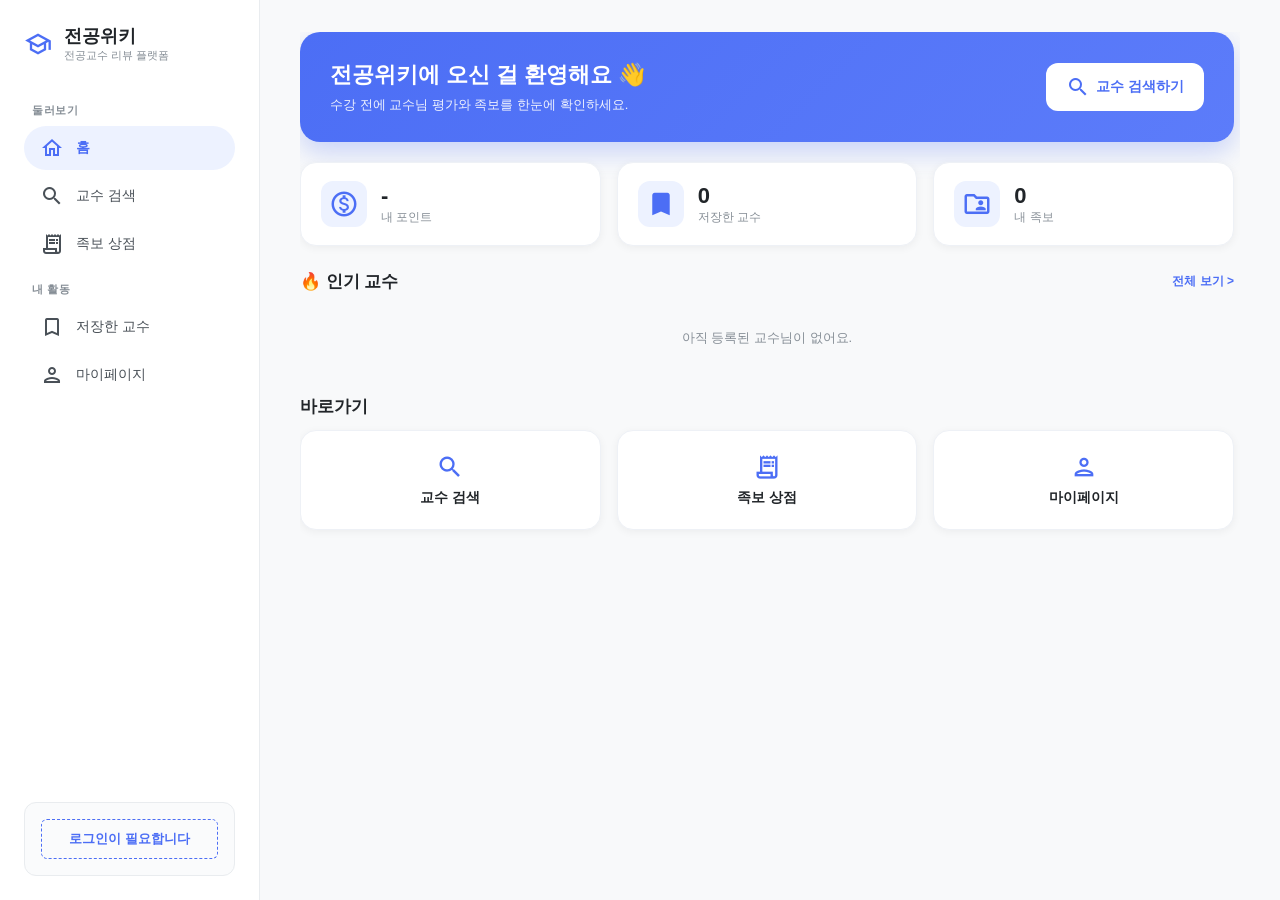
<file: index.html>
<!doctype html>
<html lang="ko">
  <head>
    <meta charset="UTF-8" />
    <meta
      name="viewport"
      content="width=device-width, initial-scale=1.0, maximum-scale=1.0, viewport-fit=cover"
    />
    <title>전공위키 - 전공교수 검색 및 리뷰 플랫폼</title>
    <link
      href="https://fonts.googleapis.com/icon?family=Material+Icons+Outlined"
      rel="stylesheet"
    />
    <link rel="stylesheet" href="style.css" />

    <!-- PWA 설정 (manifest.json 파일이 없어 링크 비활성화 - 404 방지) -->
    <!-- <link rel="manifest" href="manifest.json" /> -->
    <meta name="theme-color" content="#4c6ef5" />
    <link rel="apple-touch-icon" href="icons/icon-192.png" />
    <meta name="mobile-web-app-capable" content="yes" />
    <meta name="apple-mobile-web-app-capable" content="yes" />
    <meta name="apple-mobile-web-app-status-bar-style" content="default" />
    <meta name="apple-mobile-web-app-title" content="전공위키" />
  </head>
  <body>
    <!-- 모바일 전용 햄버거 메뉴 버튼 (데스크톱에서는 숨김) -->
    <button
      id="mobile-menu-toggle"
      class="mobile-menu-btn"
      aria-label="메뉴 열기"
    >
      <span class="material-icons-outlined">menu</span>
    </button>
    <div id="sidebar-overlay" class="sidebar-overlay hidden"></div>
    <input
      type="file"
      id="profile-photo-input"
      accept="image/*"
      style="display: none"
    />

    <div class="app-container">
      <!-- 좌측 데스크톱 고정 사이드바 (모바일에서는 슬라이드 메뉴로 전환) -->
      <aside class="sidebar" id="app-sidebar">
        <div class="sidebar-top">
          <div class="logo-area" id="logo-home-trigger" style="cursor: pointer">
            <span class="material-icons-outlined logo-icon">school</span>
            <div>
              <div class="logo-title">전공위키</div>
              <div class="logo-sub">전공교수 리뷰 플랫폼</div>
            </div>
          </div>

          <nav class="menu-list">
            <div class="menu-section">둘러보기</div>
            <button class="menu-item active" id="menu-dashboard">
              <span class="material-icons-outlined">home</span> 홈
            </button>
            <button class="menu-item" id="menu-home">
              <span class="material-icons-outlined">search</span> 교수 검색
            </button>
            <button class="menu-item" id="menu-jokbo">
              <span class="material-icons-outlined">receipt_long</span> 족보
              상점
            </button>

            <div class="menu-section">내 활동</div>
            <button class="menu-item" id="menu-bookmark">
              <span class="material-icons-outlined">bookmark_border</span>
              저장한 교수
            </button>
            <button class="menu-item" id="menu-mypage">
              <span class="material-icons-outlined">person</span> 마이페이지
            </button>

            <!-- 관리자 전용 (admin 롤로 로그인 시에만 노출) -->
            <div class="menu-section hidden" id="admin-menu-section">관리자</div>
            <button class="menu-item admin-only hidden" id="menu-admin">
              <span class="material-icons-outlined">admin_panel_settings</span>
              관리자 페이지
            </button>
          </nav>
        </div>

        <!-- 하단 고정 프로필 카드 -->
        <div class="profile-card" id="sidebar-profile">
          <div id="profile-logged-out" class="profile-toggle-view">
            <button class="sidebar-login-btn" id="btn-sidebar-login">
              로그인이 필요합니다
            </button>
          </div>
          <div id="profile-logged-in" class="profile-toggle-view hidden">
            <div class="profile-flex">
              <div
                class="profile-avatar"
                id="sidebar-avatar-name"
                title="클릭하면 프로필 사진을 바꿀 수 있어요"
              >
                학생
              </div>
              <div class="profile-info">
                <div class="profile-dept" id="sidebar-user-name">을지유저</div>
                <div class="profile-status">
                  재학생 (<span id="user-points" class="point-highlight"
                    >20</span
                  >P)
                </div>
              </div>
            </div>
          </div>
        </div>
      </aside>

      <!-- 메인 콘텐츠 영역 -->
      <main class="main-content">
        <!-- [화면 0] 대시보드 홈 (기본 진입 화면) -->
        <section id="view-dashboard" class="page-view">
          <div class="dash-hero">
            <div class="dash-hero-text">
              <h1 id="dash-greeting">전공위키에 오신 걸 환영해요 👋</h1>
              <p>수강 전에 교수님 평가와 족보를 한눈에 확인하세요.</p>
            </div>
            <button class="dash-hero-btn" id="dash-go-search">
              <span class="material-icons-outlined">search</span> 교수 검색하기
            </button>
          </div>

          <div class="dash-stat-row" id="dash-stat-row">
            <div class="dash-stat-card">
              <span class="material-icons-outlined">monetization_on</span>
              <div>
                <div class="dash-stat-num" id="dash-stat-points">0P</div>
                <div class="dash-stat-label">내 포인트</div>
              </div>
            </div>
            <div class="dash-stat-card">
              <span class="material-icons-outlined">bookmark</span>
              <div>
                <div class="dash-stat-num" id="dash-stat-bookmarks">0</div>
                <div class="dash-stat-label">저장한 교수</div>
              </div>
            </div>
            <div class="dash-stat-card">
              <span class="material-icons-outlined">folder_shared</span>
              <div>
                <div class="dash-stat-num" id="dash-stat-jokbo">0</div>
                <div class="dash-stat-label">내 족보</div>
              </div>
            </div>
          </div>

          <div class="dash-section-head">
            <h2>🔥 인기 교수</h2>
            <span class="dash-more" id="dash-more-prof">전체 보기 ></span>
          </div>
          <div class="dash-prof-list" id="dash-popular-list"></div>

          <div class="dash-section-head">
            <h2>바로가기</h2>
          </div>
          <div class="dash-quick-grid">
            <button class="dash-quick-card" data-go="search">
              <span class="material-icons-outlined">search</span>
              <span>교수 검색</span>
            </button>
            <button class="dash-quick-card" data-go="jokbo">
              <span class="material-icons-outlined">receipt_long</span>
              <span>족보 상점</span>
            </button>
            <button class="dash-quick-card" data-go="mypage">
              <span class="material-icons-outlined">person</span>
              <span>마이페이지</span>
            </button>
          </div>
        </section>

        <!-- [화면 1] 홈 화면 (교수 검색 목록) -->
        <section id="view-home" class="page-view hidden">
          <div class="home-header">
            <div class="home-logo">
              <span class="material-icons-outlined">school</span>
              <h2>전공 교수 체크</h2>
            </div>
            <div id="header-auth-zone">
              <button class="login-btn" id="btn-top-login-trigger">
                <span class="material-icons-outlined">login</span> 로그인
              </button>
            </div>
          </div>

          <div class="search-section">
            <div class="search-bar-wrap">
              <input
                type="text"
                id="home-search-input"
                placeholder="교수명, 학과, 태그, 담당과목으로 검색해 보세요"
              />
              <span class="material-icons-outlined search-icon">search</span>
            </div>
            <div class="filter-group">
              <select class="filter-select" id="filter-dept">
                <option value="all">학과 전체</option>
                <option value="물리치료학과">물리치료학과</option>
                <option value="임상병리학과">임상병리학과</option>
                <option value="간호학과">간호학과</option>
                <option value="의예과">의예과</option>
                <option value="방사선학과">방사선학과</option>
              </select>
              <select class="filter-select" id="filter-grade">
                <option value="all">학년 전체</option>
                <option value="1">1학년</option>
                <option value="2">2학년</option>
                <option value="3">3학년</option>
                <option value="4">4학년</option>
                <option value="grad">대학원</option>
              </select>
              <select class="filter-select" id="filter-semester">
                <option value="all">학기 전체</option>
                <option value="2026-1">2026년 1학기</option>
                <option value="2025-2">2025년 2학기</option>
                <option value="2025-1">2025년 1학기</option>
                <option value="2024-2">2024년 2학기</option>
                <option value="2024-1">2024년 1학기</option>
              </select>
            </div>
          </div>

          <div class="professor-list" id="home-prof-list"></div>
        </section>

        <!-- [화면 2] 교수 상세 화면 -->
        <section id="view-detail" class="page-view hidden">
          <div class="breadcrumb">
            교수 검색 / <span class="current-dept">학과</span>
          </div>

          <div class="detail-header">
            <button class="back-btn" id="btn-back-to-home">
              <span class="material-icons-outlined">arrow_back</span>
            </button>
            <div class="prof-meta">
              <h1 id="detail-prof-name">교수님</h1>
              <div class="prof-sub-info">
                <span id="detail-prof-dept">학과 정보</span>
                <span id="detail-subjects-wrap"
                  >· 담당 과목
                  <span class="tags-inline" id="detail-subjects"
                    >과목 목록</span
                  >
                </span>
              </div>
            </div>
          </div>

          <div class="summary-grid">
            <div class="summary-card rating-box">
              <div class="card-label">전체 평점</div>
              <div class="rating-num-row">
                <span class="material-icons-outlined star-icon">star</span>
                <span class="score" id="detail-score">0.0</span>
              </div>
              <div class="review-count" id="detail-review-count">
                0개 리뷰 기준
              </div>
            </div>
            <div class="summary-card tags-box">
              <div class="card-label">주요 태그 TOP 3</div>
              <div class="top-tags-list" id="detail-top-tags"></div>
            </div>
          </div>

          <div class="tab-menu">
            <button class="tab-btn active" data-tab="tab-tags">
              태그 요약
            </button>
            <button class="tab-btn" data-tab="tab-reviews">리뷰</button>
            <button class="tab-btn" data-tab="tab-diagram">다이어그램</button>
          </div>

          <!-- 탭 1: 태그 요약 -->
          <div id="tab-tags" class="tab-content active-content">
            <h3 class="content-title">태그 요약</h3>
            <div class="tag-scroll-box">
              <div class="tag-progress-grid" id="tag-progress-container"></div>
            </div>
            <div class="tag-action-area">
              <div id="tag-input-row" class="tag-input-row hidden">
                <div class="tag-choice-guide">아래 태그 중 하나를 눌러 기여하세요</div>
                <div id="tag-choice-list" class="tag-choice-list"></div>
              </div>
              <button class="tag-big-submit-btn" id="btn-tag-input-trigger">
                <span class="material-icons-outlined">sell</span> 태그 달기 (+2P)
              </button>
              <p class="tag-notice-text" id="tag-notice-msg">
                태그 입력은 로그인이 필요합니다.
              </p>

              <!-- 관리자 전용: 새 태그 생성 (admin 롤일 때만 노출) -->
              <div id="admin-tag-create" class="admin-tag-create hidden">
                <div class="admin-tag-create-label">
                  <span class="material-icons-outlined">admin_panel_settings</span>
                  관리자: 새 태그 등록
                </div>
                <div class="admin-tag-create-row">
                  <input
                    type="text"
                    id="admin-tag-name"
                    placeholder="새 태그명 (예: 출결 엄격함)"
                    maxlength="20"
                  />
                  <button id="btn-admin-create-tag">등록</button>
                </div>
              </div>
            </div>
          </div>

          <!-- 탭 2: 리뷰 -->
          <div id="tab-reviews" class="tab-content">
            <div id="review-authenticated-content">
              <div
                class="write-review-clean-box-wrapper"
                style="position: relative"
              >
                <div class="auth-lock-overlay" id="review-write-lock-overlay">
                  <p id="review-lock-msg">
                    🔒 리뷰 작성은 로그인 및 수강확인서 인증이 필요합니다.
                  </p>
                  <button
                    class="inline-login-btn"
                    id="btn-review-action-trigger"
                  >
                    인증/로그인 하러가기
                  </button>
                </div>

                <div class="write-review-clean-box">
                  <div class="clean-form-header">
                    <div class="clean-stars" id="star-input-group">
                      <span
                        class="material-icons-outlined star-seed active"
                        data-value="1"
                        >star</span
                      >
                      <span
                        class="material-icons-outlined star-seed active"
                        data-value="2"
                        >star</span
                      >
                      <span
                        class="material-icons-outlined star-seed active"
                        data-value="3"
                        >star</span
                      >
                      <span
                        class="material-icons-outlined star-seed active"
                        data-value="4"
                        >star</span
                      >
                      <span
                        class="material-icons-outlined star-seed active"
                        data-value="5"
                        >star</span
                      >
                    </div>
                    <select id="input-semester" class="clean-select">
                      <option value="2026-1">2026-1 학기</option>
                      <option value="2025-2">2025-2 학기</option>
                      <option value="2025-1">2025-1 학기</option>
                    </select>
                    <select id="input-review-subject" class="clean-select">
                      <option value="">과목 선택</option>
                    </select>
                  </div>

                  <div class="clean-metric-row">
                    <div class="clean-metric-item">
                      <label>시험난이도</label>
                      <select id="input-exam-difficulty" class="clean-select">
                        <option value="1">1</option>
                        <option value="2">2</option>
                        <option value="3" selected>3</option>
                        <option value="4">4</option>
                        <option value="5">5</option>
                      </select>
                    </div>
                    <div class="clean-metric-item">
                      <label>학점난이도</label>
                      <select id="input-grade-difficulty" class="clean-select">
                        <option value="1">1</option>
                        <option value="2">2</option>
                        <option value="3" selected>3</option>
                        <option value="4">4</option>
                        <option value="5">5</option>
                      </select>
                    </div>
                    <div class="clean-metric-item">
                      <label>출결 난이도</label>
                      <select
                        id="input-attendance-difficulty"
                        class="clean-select"
                      >
                        <option value="1">1</option>
                        <option value="2">2</option>
                        <option value="3" selected>3</option>
                        <option value="4">4</option>
                        <option value="5">5</option>
                      </select>
                    </div>
                    <div class="clean-metric-item">
                      <label>과제량</label>
                      <select id="input-workload" class="clean-select">
                        <option value="1">1</option>
                        <option value="2">2</option>
                        <option value="3" selected>3</option>
                        <option value="4">4</option>
                        <option value="5">5</option>
                      </select>
                    </div>
                  </div>

                  <textarea
                    id="input-review-text"
                    placeholder="작성 시 작성자 명은 무조건 '익명 수강생'으로 안전하게 등록됩니다. (3P 지급)"
                  ></textarea>
                  <div class="clean-form-footer">
                    <button id="btn-submit-review" class="clean-submit-btn">
                      후기 등록
                    </button>
                  </div>
                </div>
              </div>

              <div class="review-toolbar-clean">
                <span>작성된 후기 목록 (상시 열람 가능)</span>
                <select class="clean-select-short" id="review-sort">
                  <option value="latest">최신순</option>
                  <option value="rating">평점순</option>
                </select>
              </div>
              <div class="review-clean-list" id="review-list-container"></div>
            </div>
          </div>

          <!-- 탭 3: 다이어그램 (4대 핵심 지표로 수정 완료) -->
          <div id="tab-diagram" class="tab-content">
            <div class="auth-lock-overlay" id="diagram-lock-overlay">
              <p>🔒 다이어그램 데이터 시각화는 로그인이 필요합니다.</p>
              <button class="inline-login-btn" id="btn-diagram-login-trigger">
                로그인 하러가기
              </button>
            </div>
            <div id="diagram-authenticated-content" class="diagram-grid">
              <div class="diagram-card chart-area">
                <h3>교수 평가 다이어그램</h3>
                <div class="radar-wrap">
                  <svg
                    id="radar-svg"
                    class="radar-svg"
                    viewBox="-40 0 380 280"
                    aria-label="교수 평가 레이더 차트"
                  ></svg>
                </div>
                <div class="radar-legend">
                  <span class="legend-dot"></span>
                  <span id="radar-legend-name">교수님 평균</span>
                </div>
              </div>
              <div class="diagram-card score-area">
                <h3>항목별 점수</h3>
                <div class="score-bars-list">
                  <div class="score-bar-item">
                    <span>시험난이도</span>
                    <div class="bar-bg">
                      <div
                        class="bar-fill"
                        id="bar-fill-exam"
                        style="width: 0%"
                      ></div>
                    </div>
                    <span class="num" id="num-exam">0.0</span>
                  </div>
                  <div class="score-bar-item">
                    <span>학점난이도</span>
                    <div class="bar-bg">
                      <div
                        class="bar-fill"
                        id="bar-fill-grade"
                        style="width: 0%"
                      ></div>
                    </div>
                    <span class="num" id="num-grade">0.0</span>
                  </div>
                  <div class="score-bar-item">
                    <span>출결 난이도</span>
                    <div class="bar-bg">
                      <div
                        class="bar-fill"
                        id="bar-fill-attendance"
                        style="width: 0%"
                      ></div>
                    </div>
                    <span class="num" id="num-attendance">0.0</span>
                  </div>
                  <div class="score-bar-item">
                    <span>과제량</span>
                    <div class="bar-bg">
                      <div
                        class="bar-fill"
                        id="bar-fill-workload"
                        style="width: 0%"
                      ></div>
                    </div>
                    <span class="num" id="num-workload">0.0</span>
                  </div>
                </div>
                <div class="diagram-total-row">
                  종합 평균
                  <strong class="point-highlight" id="diagram-total-num"
                    >0.0 / 5.0</strong
                  >
                </div>
              </div>
            </div>
          </div>
        </section>

        <!-- 족보 상점 화면 -->
        <section id="view-jokbo" class="page-view hidden">
          <div class="home-header">
            <div class="home-logo">
              <span class="material-icons-outlined">receipt_long</span>
              <h2>
                시험 족보 상점
                <span
                  style="
                    font-size: 12px;
                    color: var(--text-muted);
                    font-weight: normal;
                  "
                  >(열람 10P · 재열람 무료)</span
                >
              </h2>
            </div>
            <button class="write-jokbo-trigger-btn" id="btn-open-jokbo-modal">
              <span class="material-icons-outlined">edit_note</span> 족보
              공유·등록하기
            </button>
          </div>
          <div class="jokbo-grid" id="jokbo-list-container"></div>
        </section>

        <!-- 마이페이지 화면 -->
        <section id="view-mypage" class="page-view hidden">
          <div class="breadcrumb" style="flex-shrink: 0">
            홈 &nbsp;/&nbsp;
            <strong style="color: var(--text-main)">마이페이지</strong>
          </div>
          <div id="mypage-lock-overlay" class="auth-lock-overlay block-style">
            <p>🔒 마이페이지는 로그인 후 조회가 가능한 공간입니다.</p>
            <button class="inline-login-btn" id="btn-mypage-login-trigger">
              지금 로그인하기
            </button>
          </div>

          <div id="mypage-content" class="mypage-wrapper hidden">
            <!-- 상단 프로필 바 (뒤로가기 + 아바타 + 가입일) -->
            <div class="mypage-topbar">
              <button class="back-btn" id="btn-mypage-back">
                <span class="material-icons-outlined">arrow_back</span>
              </button>
              <div
                class="big-avatar"
                id="mypage-avatar"
                title="클릭하면 프로필 사진을 바꿀 수 있어요"
              >
                U
              </div>
              <div class="mp-head-meta">
                <h3 id="mypage-user-display">을지유저</h3>
                <p id="mypage-user-subdesc">물리치료학과 1학년</p>
              </div>
            </div>

            <div class="mypage-layout-grid">
              <!-- 좌측 서브 메뉴 구조 -->
              <div class="mypage-aside-nav">
                <button class="mp-nav-item active" data-tab="point">
                  <span class="material-icons-outlined">payments</span> 포인트
                </button>
                <button class="mp-nav-item" data-tab="history">
                  <span class="material-icons-outlined">history</span> 활동 내역
                </button>
                <button class="mp-nav-item" data-tab="jokbo">
                  <span class="material-icons-outlined">folder_shared</span>
                  내가 가진 족보
                </button>
                <button class="mp-nav-item" data-tab="bookmark">
                  <span class="material-icons-outlined">favorite_border</span>
                  찜 목록
                </button>
                <button class="mp-nav-item" data-tab="edit">
                  <span class="material-icons-outlined">manage_accounts</span>
                  내 정보 수정
                </button>

                <button class="mp-nav-logout" id="btn-mypage-logout">
                  <span class="material-icons-outlined">logout</span> 로그아웃
                </button>
                <div class="mp-nav-note">
                  ✏️ 리뷰를 작성하면 5P를 바로 받을 수 있어요
                </div>
              </div>

              <!-- 우측 메인 섹션 판넬 -->
              <div class="mypage-main-panels">
                <!-- ===== 아래부터 좌측 소메뉴(mp-nav-item)에 따라 전환되는 탭 패널 ===== -->

                <!-- 탭: 포인트 -->
                <div id="mp-panel-point" class="mp-tab-panel">
                  <div class="mypage-two-column">
                    <div class="mp-card">
                      <div class="card-label">내 포인트</div>
                      <div class="dynamic-point-row">
                        <span
                          class="material-icons-outlined"
                          style="color: var(--star-color); font-size: 28px"
                          >monetization_on</span
                        >
                        <span class="big-point-num"
                          ><span id="mypage-points-dynamic">20</span> P</span
                        >
                      </div>
                      <p class="point-subtext">
                        누적 활동으로 모은 실시간 보유 포인트입니다.
                      </p>
                    </div>

                    <div class="mp-card">
                      <div class="card-label-row">
                        <span>포인트 획득 내역</span>
                        <span class="more-txt" id="mp-history-more-link"
                          >더보기 ></span
                        >
                      </div>
                      <ul
                        class="points-history-list"
                        id="mini-history-list"
                      ></ul>
                    </div>
                  </div>

                  <!-- 포인트 화면 하단: 내가 가진 족보 (목업과 동일 위치) -->
                  <div class="my-history-box" style="margin-top: 16px">
                    <h3>📥 내가 가진 족보</h3>
                    <ul class="purchased-list" id="point-jokbo-list">
                      <li class="empty-msg">
                        아직 열람하거나 등록한 족보가 없습니다.
                      </li>
                    </ul>
                  </div>
                </div>

                <!-- 탭: 활동 내역 (포인트 전체 획득/차감 로그 + 내 태그 기여 이력) -->
                <div id="mp-panel-history" class="mp-tab-panel hidden">
                  <div class="mp-card" style="justify-content: flex-start">
                    <div class="card-label-row">
                      <span>전체 활동 내역</span>
                    </div>
                    <ul class="points-history-list" id="full-history-list"></ul>
                  </div>
                  <div
                    class="mp-card"
                    style="justify-content: flex-start; margin-top: 16px"
                  >
                    <div class="card-label-row">
                      <span>📝 내 리뷰 이력</span>
                    </div>
                    <ul class="tag-history-list" id="my-review-history-list">
                      <li class="empty-msg">불러오는 중…</li>
                    </ul>
                  </div>
                  <div
                    class="mp-card"
                    style="justify-content: flex-start; margin-top: 16px"
                  >
                    <div class="card-label-row">
                      <span>🏷️ 내 태그 기여 이력</span>
                    </div>
                    <ul class="tag-history-list" id="my-tag-history-list">
                      <li class="empty-msg">불러오는 중…</li>
                    </ul>
                  </div>
                </div>

                <!-- 탭: 내가 가진 족보 -->
                <div id="mp-panel-jokbo" class="mp-tab-panel hidden">
                  <div class="my-history-box">
                    <h3>📥 내가 가진 족보 (보관함)</h3>
                    <ul class="purchased-list" id="purchased-jokbo-list">
                      <li class="empty-msg">
                        아직 열람하거나 등록한 족보가 없습니다.
                      </li>
                    </ul>
                  </div>
                </div>

                <!-- 탭: 찜 목록 -->
                <div id="mp-panel-bookmark" class="mp-tab-panel hidden">
                  <div class="my-history-box">
                    <h3>❤️ 찜한 교수 목록</h3>
                    <ul class="purchased-list" id="mypage-bookmark-list"></ul>
                  </div>
                </div>

                <!-- 탭: 내 정보 수정 -->
                <div id="mp-panel-edit" class="mp-tab-panel hidden">
                  <!-- 학생 인증 및 수강확인서 제출 (내 정보 수정 탭으로 이동) -->
                  <div class="my-upload-section" style="margin-bottom: 16px">
                    <h3>📜 학생 인증 및 수강확인서 제출</h3>
                    <p class="upload-sub-text">
                      학기를 선택하고 수강확인서 파일(jpg/png/pdf, 최대 10MB)을
                      등록하면 서버에 <strong>제출(승인 대기)</strong>됩니다.
                    </p>
                    <div class="input-field" style="margin: 8px 0 10px">
                      <label>학기</label>
                      <select id="enroll-semester" class="clean-select">
                        <option value="2026-1">2026-1 학기</option>
                        <option value="2025-2">2025-2 학기</option>
                        <option value="2025-1">2025-1 학기</option>
                        <option value="2024-2">2024-2 학기</option>
                      </select>
                    </div>
                    <div class="file-upload-box">
                      <input
                        type="file"
                        id="verification-file-input"
                        accept="image/jpeg,image/png,application/pdf"
                        style="display: none"
                      />
                      <button
                        class="upload-mock-btn"
                        onclick="
                          document
                            .getElementById('verification-file-input')
                            .click()
                        "
                      >
                        <span class="material-icons-outlined"
                          >cloud_upload</span
                        >
                        파일 선택 후 제출
                      </button>
                      <span
                        id="file-name-display"
                        style="
                          margin-left: 12px;
                          font-size: 12px;
                          font-weight: 600;
                          color: #d9383a;
                        "
                        >수강 확인서 미인증 (리뷰 작성 불가)</span
                      >
                    </div>
                  </div>

                  <div class="my-history-box">
                    <h3>✎ 내 정보 수정</h3>
                    <div class="input-field" style="margin-top: 12px">
                      <label>이름</label>
                      <input type="text" id="edit-user-name" />
                    </div>
                    <div class="input-field">
                      <label>닉네임</label>
                      <input
                        type="text"
                        id="edit-user-nickname"
                        placeholder="예: 첨단학부1학년"
                      />
                    </div>
                    <div class="input-field">
                      <label>새 비밀번호</label>
                      <input
                        type="password"
                        id="edit-user-password"
                        placeholder="변경 시에만 입력 (8자 이상)"
                        autocomplete="new-password"
                      />
                    </div>
                    <div class="input-field">
                      <label>새 비밀번호 확인</label>
                      <input
                        type="password"
                        id="edit-user-password-confirm"
                        placeholder="새 비밀번호를 한 번 더 입력"
                        autocomplete="new-password"
                      />
                    </div>
                    <button
                      class="auth-submit-btn"
                      id="btn-save-profile"
                      style="width: auto; padding: 10px 24px"
                    >
                      저장하기
                    </button>
                  </div>
                </div>
              </div>
            </div>
          </div>
        </section>
      </main>
    </div>

    <!-- 로그인/회원가입 -->
    <div class="modal-dim hidden" id="auth-modal">
      <div class="modal-card">
        <button class="modal-close-btn" id="btn-close-auth-modal">
          <span class="material-icons-outlined">close</span>
        </button>

        <!-- 로그인 탭 -->
        <div id="modal-sub-login">
          <h2 class="auth-title">로그인</h2>
          <div class="input-field">
            <label>이메일 계정</label>
            <input
              type="text"
              id="login-email"
              placeholder="example@eulji.ac.kr"
            />
          </div>
          <div class="input-field">
            <label>비밀번호</label>
            <input type="password" id="login-pwd" placeholder="비밀번호 입력" />
          </div>
          <button class="auth-submit-btn" id="btn-execute-login">
            로그인하기
          </button>
          <div class="auth-switch-text">
            계정이 없으신가요? <span id="go-to-register">회원가입</span>
          </div>
        </div>

        <!-- 회원가입 탭 (기본 지급 20P 반영) -->
        <div id="modal-sub-register" class="hidden">
          <h2 class="auth-title">회원가입</h2>
          <div class="input-field">
            <label>학교 이메일</label>
            <input type="text" id="reg-email" placeholder="eulji@eulji.ac.kr" />
          </div>
          <div class="input-field">
            <label>이름</label>
            <input type="text" id="reg-name" placeholder="홍길동" />
          </div>
          <div class="input-field">
            <label>닉네임</label>
            <input
              type="text"
              id="reg-nickname"
              placeholder="예: 첨단학부1학년"
            />
          </div>
          <div class="input-field">
            <label>전화번호</label>
            <input type="text" id="reg-phone" placeholder="01012345678" />
          </div>
          <div class="input-field">
            <label>비밀번호 설정</label>
            <input
              type="password"
              id="reg-pwd"
              placeholder="8자리 이상 비밀번호"
            />
          </div>
          <button class="auth-submit-btn" id="btn-execute-register">
            가입 완료하기 (20P 지급)
          </button>
          <div class="auth-switch-text">
            이미 가입하셨나요? <span id="go-to-login">로그인</span>
          </div>
        </div>
      </div>
    </div>

    <!-- 모달: 족보 등록 -->
    <div class="modal-dim hidden" id="jokbo-write-modal">
      <div class="modal-card" style="max-width: 460px">
        <button class="modal-close-btn" id="btn-close-jokbo-modal">
          <span class="material-icons-outlined">close</span>
        </button>
        <h2 class="auth-title">새로운 시험 족보 기여</h2>
        <div class="input-field">
          <label>담당 교수 (등록된 교수 중 선택)</label>
          <select id="jk-prof" class="input-field-select">
            <option value="">교수님을 선택하세요</option>
          </select>
        </div>
        <div class="input-field">
          <label>과목 (등록된 과목 선택 또는 직접 입력)</label>
          <input
            type="text"
            id="jk-subject"
            list="jk-subject-list"
            placeholder="먼저 교수님을 선택하세요"
            autocomplete="off"
          />
          <datalist id="jk-subject-list"></datalist>
        </div>
        <div class="input-field">
          <label>시험 분류 유형</label>
          <input type="text" id="jk-type" placeholder="예: 중간고사 기출문제" />
        </div>
        <div class="input-field">
          <label>족보 내용 (텍스트로 작성)</label>
          <p
            style="
              font-size: 11px;
              color: var(--text-muted);
              margin-bottom: 6px;
              line-height: 1.4;
            "
          >
            📌 저작권 문제로 PDF·이미지 파일 첨부는 지원하지 않습니다. 기억나는
            문제와 출제 경향을 최대한 자세히 텍스트로 작성해 주세요.
          </p>
          <textarea
            id="jk-content"
            rows="6"
            placeholder="예) 1. 중간고사는 객관식 20문제 + 서술형 2문제로 출제됨. 2장, 4장 위주로 시험 범위가 정해짐..."
            style="
              width: 100%;
              padding: 10px;
              border-radius: 6px;
              border: 1px solid var(--border-color);
              outline: none;
              font-size: 13px;
              resize: vertical;
              font-family: inherit;
              line-height: 1.5;
            "
          ></textarea>
        </div>
        <div class="input-field">
          <label>판매 가격 (10P 고정)</label>
          <input
            type="number"
            id="jk-price"
            value="10"
            disabled
            style="background-color: #f1f3f5; color: #868e96"
          />
        </div>
        <button class="auth-submit-btn" id="btn-submit-new-jokbo">
          상점에 족보 게시하기
        </button>
      </div>
    </div>

    <!-- 모달: 족보 내용 보기 (텍스트 족보이므로 다운로드 대신 내용을 바로 확인) -->
    <div class="modal-dim hidden" id="jokbo-view-modal">
      <div class="modal-card" style="max-width: 460px">
        <button class="modal-close-btn" id="btn-close-jokbo-view">
          <span class="material-icons-outlined">close</span>
        </button>
        <h2 class="auth-title" id="jokbo-view-title">족보 내용</h2>
        <p
          id="jokbo-view-meta"
          style="
            font-size: 11px;
            color: var(--text-muted);
            margin-bottom: 12px;
            text-align: center;
          "
        ></p>
        <div
          id="jokbo-view-content"
          style="
            max-height: 320px;
            overflow-y: auto;
            font-size: 13px;
            line-height: 1.6;
            color: #333;
            border: 1px solid var(--border-color);
            border-radius: 8px;
            padding: 14px;
            white-space: pre-wrap;
          "
        ></div>
      </div>
    </div>

    <!-- 모달: 관리자 페이지 (회원 목록) -->
    <div class="modal-dim hidden" id="admin-modal">
      <div class="modal-card" style="max-width: 640px">
        <button class="modal-close-btn" id="btn-close-admin">
          <span class="material-icons-outlined">close</span>
        </button>
        <h2 class="auth-title">
          <span class="material-icons-outlined" style="vertical-align: middle"
            >admin_panel_settings</span
          >
          관리자 페이지
        </h2>
        <div class="admin-tabs">
          <button class="admin-tab active" data-atab="members">회원 목록</button>
          <button class="admin-tab" data-atab="reports">신고된 리뷰</button>
        </div>

        <div id="admin-tab-members">
          <p class="admin-tab-desc">
            가입 회원 목록입니다. 상세보기를 눌러 회원 정보를 확인하세요.
          </p>
          <div
            id="admin-member-list"
            style="max-height: 360px; overflow-y: auto"
          ></div>
        </div>

        <div id="admin-tab-reports" class="hidden">
          <p class="admin-tab-desc">
            신고 접수된 리뷰와 사유입니다. 내용을 확인하고 조치하세요.
          </p>
          <div
            id="admin-report-list"
            style="max-height: 360px; overflow-y: auto"
          ></div>
        </div>
      </div>
    </div>

    <!-- 모달: 리뷰 신고 -->
    <div class="modal-dim hidden" id="report-modal">
      <div class="modal-card" style="max-width: 420px">
        <button class="modal-close-btn" id="btn-close-report">
          <span class="material-icons-outlined">close</span>
        </button>
        <h2 class="auth-title">🚩 리뷰 신고</h2>
        <p
          style="
            font-size: 12px;
            color: var(--text-muted);
            margin-bottom: 12px;
            text-align: center;
          "
        >
          신고 사유를 선택하거나 직접 입력해 주세요.
        </p>
        <div id="report-reason-chips" class="report-reason-chips"></div>
        <textarea
          id="report-reason-input"
          placeholder="신고 사유를 입력해 주세요. (예: 부적절한 내용입니다)"
          rows="3"
          style="
            width: 100%;
            margin-top: 10px;
            padding: 12px;
            border: 1.5px solid var(--border-color);
            border-radius: 8px;
            font-size: 13px;
            outline: none;
            resize: vertical;
          "
        ></textarea>
        <button
          class="auth-submit-btn"
          id="btn-submit-report"
          style="width: 100%; margin-top: 12px"
        >
          신고 접수
        </button>
      </div>
    </div>

    <!-- 모달: 회원 상세 정보 -->
    <div class="modal-dim hidden" id="member-detail-modal">
      <div class="modal-card" style="max-width: 420px">
        <button class="modal-close-btn" id="btn-close-member-detail">
          <span class="material-icons-outlined">close</span>
        </button>
        <h2 class="auth-title">회원 정보</h2>
        <div id="member-detail-body" class="member-detail-body"></div>
      </div>
    </div>

    <script src="script.js"></script>
  </body>
</html>
</file>
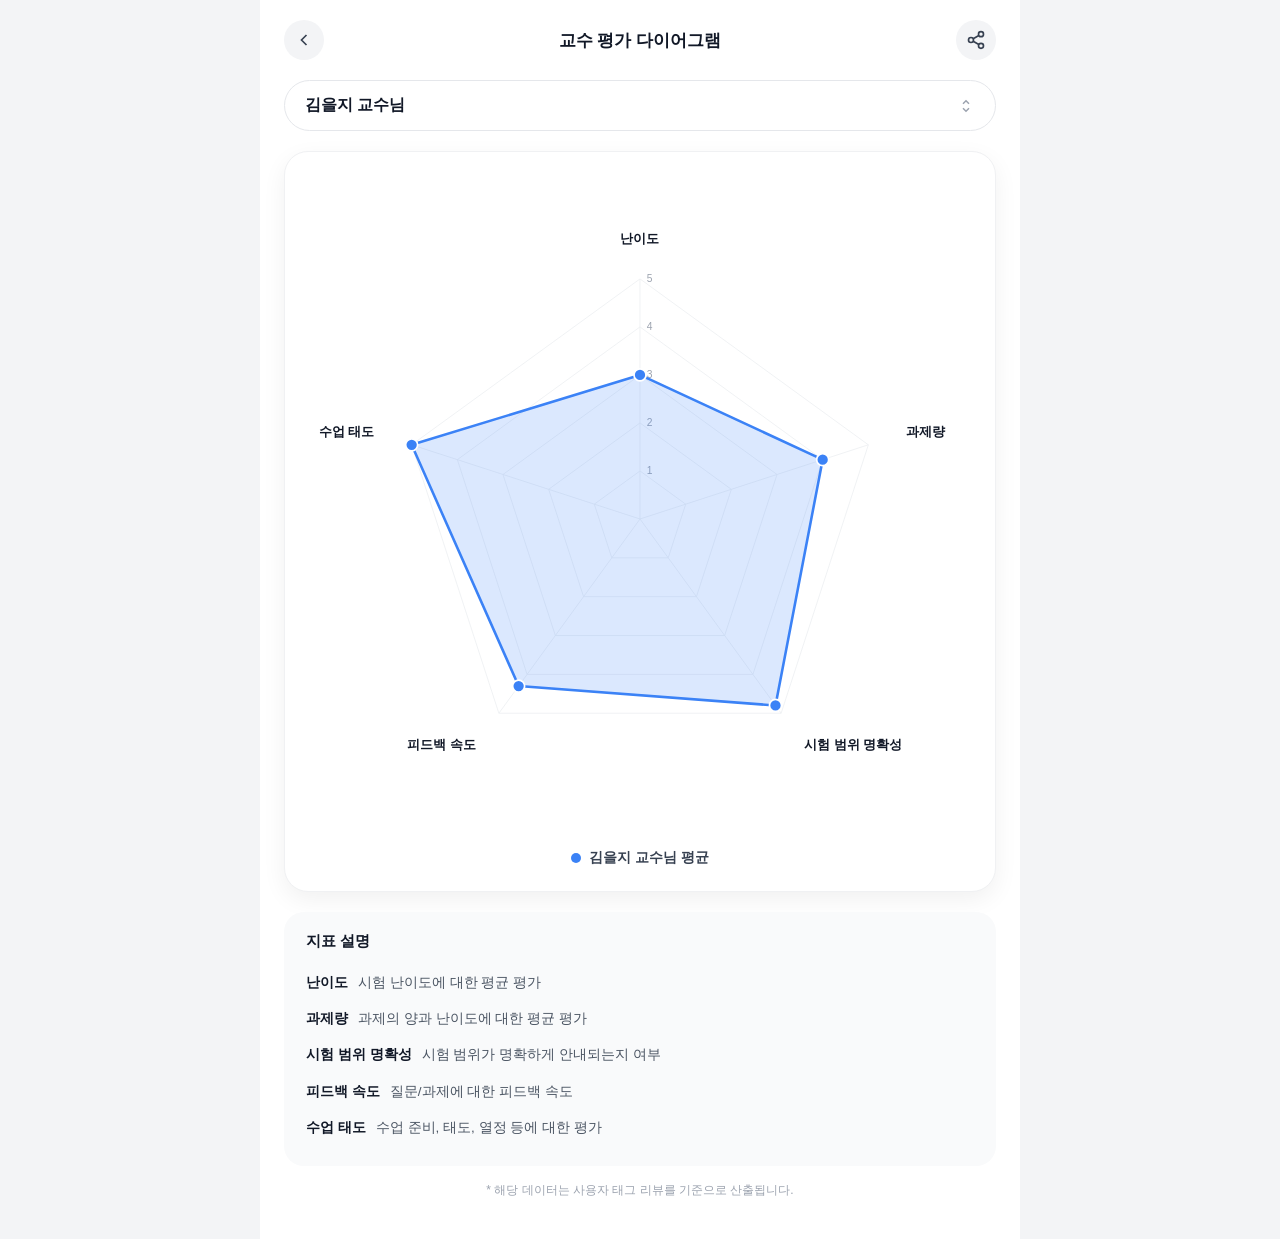
<file: diagram-page.html>
<!DOCTYPE html>
<html lang="ko">
<head>
<meta charset="UTF-8">
<title>교수 평가 다이어그램</title>
<style>
  * { box-sizing: border-box; }
  body {
    margin: 0;
    padding: 0;
    background: #F3F4F6;
    font-family: "Pretendard", "Apple SD Gothic Neo", "Malgun Gothic", sans-serif;
    display: flex;
    justify-content: center;
  }
  .page {
    width: 100%;
    max-width: 760px;
    background: #FFFFFF;
    min-height: 100vh;
  }

  /* 상단 바 */
  .topbar {
    display: flex;
    align-items: center;
    justify-content: space-between;
    padding: 20px 24px;
  }
  .topbar .icon-btn {
    width: 40px; height: 40px;
    display: flex; align-items: center; justify-content: center;
    border-radius: 999px;
    background: #F3F4F6;
    color: #374151;
    cursor: pointer;
  }
  .topbar .icon-btn svg { width: 20px; height: 20px; }
  .topbar .title {
    font-size: 17px;
    font-weight: 700;
    color: #111827;
  }

  .content { padding: 0 24px 40px; }

  /* 교수 선택 드롭다운 */
  .dropdown {
    border: 1px solid #E5E7EB;
    border-radius: 999px;
    padding: 14px 20px;
    font-size: 16px;
    font-weight: 700;
    color: #111827;
    display: flex;
    align-items: center;
    justify-content: space-between;
    cursor: pointer;
    margin-bottom: 20px;
  }
  .dropdown svg.chev { width: 18px; height: 18px; color: #9CA3AF; }

  /* 다이어그램 카드 */
  .chart-card {
    background: #FFFFFF;
    border: 1px solid #F0F1F3;
    border-radius: 24px;
    box-shadow: 0 8px 24px rgba(0,0,0,0.06);
    padding: 24px 12px 12px;
    margin-bottom: 20px;
  }
  .axis-label { font-size: 15px; font-weight: 700; fill: #111827; }
  .tick-label { font-size: 12px; fill: #9CA3AF; }

  .legend {
    display: flex;
    align-items: center;
    justify-content: center;
    gap: 8px;
    padding-bottom: 12px;
    font-size: 14px;
    font-weight: 600;
    color: #374151;
  }
  .legend-dot { width: 10px; height: 10px; border-radius: 50%; background: #3B82F6; }

  /* 지표 설명 카드 */
  .desc-card {
    background: #F9FAFB;
    border-radius: 20px;
    padding: 20px 22px;
  }
  .desc-card h3 {
    margin: 0 0 14px;
    font-size: 15px;
    font-weight: 700;
    color: #111827;
  }
  .desc-item {
    display: flex;
    gap: 10px;
    padding: 8px 0;
    font-size: 13.5px;
    line-height: 1.5;
    color: #4B5563;
  }
  .desc-item b { color: #111827; white-space: nowrap; }

  .footnote {
    margin-top: 16px;
    font-size: 12px;
    color: #9CA3AF;
    text-align: center;
  }
</style>
</head>
<body>

<div class="page">

  <div class="topbar">
    <div class="icon-btn">
      <svg viewBox="0 0 24 24" fill="none" stroke="currentColor" stroke-width="2"><path d="M15 18l-6-6 6-6"/></svg>
    </div>
    <div class="title">교수 평가 다이어그램</div>
    <div class="icon-btn">
      <svg viewBox="0 0 24 24" fill="none" stroke="currentColor" stroke-width="2">
        <circle cx="18" cy="5" r="3"/><circle cx="6" cy="12" r="3"/><circle cx="18" cy="19" r="3"/>
        <path d="M8.6 10.6l6.8-3.9M8.6 13.4l6.8 3.9"/>
      </svg>
    </div>
  </div>

  <div class="content">

    <div class="dropdown">
      <span id="profName">김을지 교수님</span>
      <svg class="chev" viewBox="0 0 24 24" fill="none" stroke="currentColor" stroke-width="2">
        <path d="M8 9l4-4 4 4M8 15l4 4 4-4"/>
      </svg>
    </div>

    <div class="chart-card">
      <svg id="radar" viewBox="0 0 800 780" width="100%" height="auto"></svg>
      <div class="legend">
        <span class="legend-dot"></span>
        <span id="legendName">김을지 교수님 평균</span>
      </div>
    </div>

    <div class="desc-card">
      <h3>지표 설명</h3>
      <div class="desc-item"><b>난이도</b><span>시험 난이도에 대한 평균 평가</span></div>
      <div class="desc-item"><b>과제량</b><span>과제의 양과 난이도에 대한 평균 평가</span></div>
      <div class="desc-item"><b>시험 범위 명확성</b><span>시험 범위가 명확하게 안내되는지 여부</span></div>
      <div class="desc-item"><b>피드백 속도</b><span>질문/과제에 대한 피드백 속도</span></div>
      <div class="desc-item"><b>수업 태도</b><span>수업 준비, 태도, 열정 등에 대한 평가</span></div>
    </div>

    <div class="footnote">* 해당 데이터는 사용자 태그 리뷰를 기준으로 산출됩니다.</div>

  </div>
</div>

<script>
  const cx = 400, cy = 400, maxR = 280, levels = 5;
  const axes = ["난이도", "과제량", "시험 범위 명확성", "피드백 속도", "수업 태도"];
  const values = [3, 4, 4.8, 4.3, 5]; // 5점 만점 (예시 데이터)

  const svgNS = "http://www.w3.org/2000/svg";
  const svg = document.getElementById("radar");

  function pointFor(axisIndex, r) {
    const angle = -Math.PI / 2 + axisIndex * (2 * Math.PI / axes.length);
    return { x: cx + r * Math.cos(angle), y: cy + r * Math.sin(angle) };
  }
  function pointsToStr(pts) {
    return pts.map(p => `${p.x.toFixed(1)},${p.y.toFixed(1)}`).join(" ");
  }

  for (let lvl = 1; lvl <= levels; lvl++) {
    const r = (maxR / levels) * lvl;
    const pts = axes.map((_, i) => pointFor(i, r));
    const poly = document.createElementNS(svgNS, "polygon");
    poly.setAttribute("points", pointsToStr(pts));
    poly.setAttribute("fill", "none");
    poly.setAttribute("stroke", "#EEF0F3");
    poly.setAttribute("stroke-width", "1");
    svg.appendChild(poly);

    const tick = document.createElementNS(svgNS, "text");
    tick.setAttribute("x", cx + 8);
    tick.setAttribute("y", cy - r + 4);
    tick.setAttribute("class", "tick-label");
    tick.textContent = lvl;
    svg.appendChild(tick);
  }

  axes.forEach((_, i) => {
    const p = pointFor(i, maxR);
    const line = document.createElementNS(svgNS, "line");
    line.setAttribute("x1", cx); line.setAttribute("y1", cy);
    line.setAttribute("x2", p.x); line.setAttribute("y2", p.y);
    line.setAttribute("stroke", "#EEF0F3");
    line.setAttribute("stroke-width", "1");
    svg.appendChild(line);
  });

  const dataPts = axes.map((_, i) => pointFor(i, (maxR / levels) * values[i]));
  const dataPoly = document.createElementNS(svgNS, "polygon");
  dataPoly.setAttribute("points", pointsToStr(dataPts));
  dataPoly.setAttribute("fill", "rgba(59,130,246,0.18)");
  dataPoly.setAttribute("stroke", "#3B82F6");
  dataPoly.setAttribute("stroke-width", "3");
  dataPoly.setAttribute("stroke-linejoin", "round");
  svg.appendChild(dataPoly);

  dataPts.forEach(p => {
    const dot = document.createElementNS(svgNS, "circle");
    dot.setAttribute("cx", p.x); dot.setAttribute("cy", p.y);
    dot.setAttribute("r", 7);
    dot.setAttribute("fill", "#3B82F6");
    dot.setAttribute("stroke", "#FFFFFF");
    dot.setAttribute("stroke-width", "2");
    svg.appendChild(dot);
  });

  axes.forEach((label, i) => {
    const p = pointFor(i, maxR + 46);
    const text = document.createElementNS(svgNS, "text");
    text.setAttribute("x", p.x); text.setAttribute("y", p.y);
    text.setAttribute("class", "axis-label");
    text.setAttribute("text-anchor", Math.abs(p.x - cx) < 20 ? "middle" : (p.x > cx ? "start" : "end"));
    text.setAttribute("dominant-baseline", "middle");
    text.textContent = label;
    svg.appendChild(text);
  });
</script>

</body>
</html>
</file>
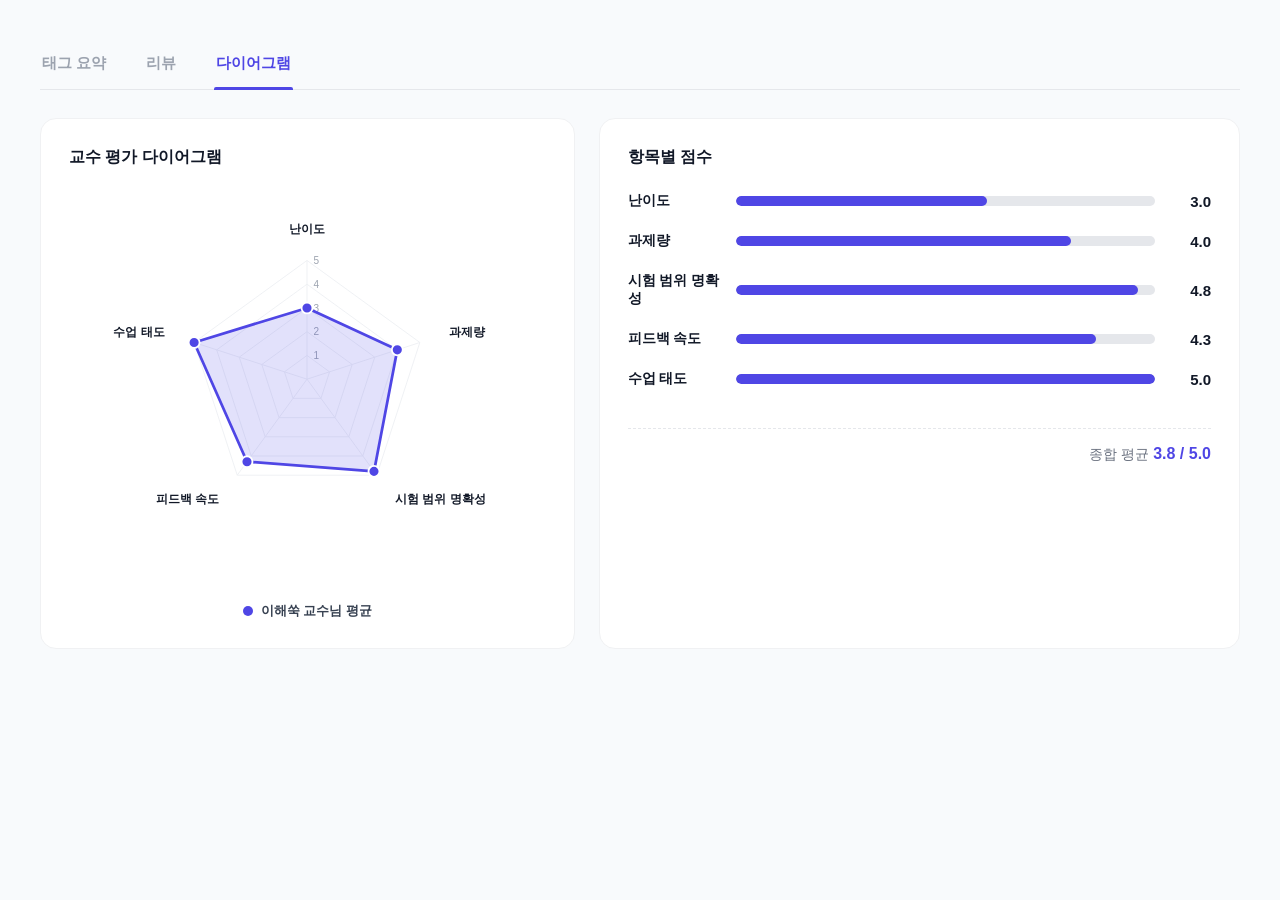
<file: tab-diagram-page.html>
<!DOCTYPE html>
<html lang="ko">
<head>
<meta charset="UTF-8">
<title>교수 상세 - 다이어그램 탭</title>
<style>
  * { box-sizing: border-box; }
  body {
    margin: 0;
    padding: 40px;
    background: #F8FAFC;
    font-family: "Pretendard", "Apple SD Gothic Neo", "Malgun Gothic", sans-serif;
  }
  .wrap { max-width: 1200px; margin: 0 auto; }

  /* 탭 */
  .tabs {
    display: flex;
    gap: 36px;
    border-bottom: 1px solid #E5E7EB;
    margin-bottom: 28px;
  }
  .tab {
    position: relative;
    padding: 14px 2px 16px;
    font-size: 15px;
    font-weight: 600;
    color: #9CA3AF;
    cursor: pointer;
  }
  .tab.active {
    color: #4F46E5;
    font-weight: 700;
  }
  .tab.active::after {
    content: "";
    position: absolute;
    left: 0; right: 0; bottom: -1px;
    height: 3px;
    background: #4F46E5;
    border-radius: 2px 2px 0 0;
  }

  /* 카드 레이아웃 */
  .grid {
    display: grid;
    grid-template-columns: 1fr 1.2fr;
    gap: 24px;
  }
  .card {
    background: #FFFFFF;
    border: 1px solid #F0F1F3;
    border-radius: 16px;
    padding: 28px;
  }
  .card h2 {
    margin: 0 0 24px;
    font-size: 16px;
    font-weight: 700;
    color: #111827;
  }

  /* 다이어그램(레이더) 카드 */
  .chart-area {
    margin: 8px auto 0;
    max-width: 420px;
  }
  .chart-area svg { display: block; width: 100%; height: auto; }
  .axis-label { font-size: 13px; font-weight: 700; fill: #111827; }
  .tick-label { font-size: 11px; fill: #9CA3AF; }
  .legend {
    display: flex;
    align-items: center;
    justify-content: center;
    gap: 8px;
    margin-top: 8px;
    font-size: 13px;
    font-weight: 600;
    color: #374151;
  }
  .legend-dot { width: 10px; height: 10px; border-radius: 50%; background: #4F46E5; }

  /* 항목별 점수 카드 */
  .score-row {
    display: flex;
    align-items: center;
    gap: 16px;
    margin-bottom: 22px;
  }
  .score-label {
    width: 92px;
    flex-shrink: 0;
    font-size: 14px;
    font-weight: 600;
    color: #111827;
  }
  .bar-track {
    flex: 1;
    height: 10px;
    background: #E5E7EB;
    border-radius: 999px;
    overflow: hidden;
  }
  .bar-fill {
    height: 100%;
    background: #4F46E5;
    border-radius: 999px;
  }
  .score-value {
    width: 40px;
    text-align: right;
    font-size: 15px;
    font-weight: 700;
    color: #111827;
  }

  .divider {
    border: none;
    border-top: 1px dashed #E5E7EB;
    margin: 40px 0 16px;
  }
  .summary {
    text-align: right;
    font-size: 14px;
    color: #6B7280;
  }
  .summary b {
    color: #4F46E5;
    font-size: 16px;
    font-weight: 800;
  }
</style>
</head>
<body>

<div class="wrap">

  <div class="tabs">
    <div class="tab">태그 요약</div>
    <div class="tab">리뷰</div>
    <div class="tab active">다이어그램</div>
  </div>

  <div class="grid">

    <!-- 왼쪽: 다이어그램 -->
    <div class="card">
      <h2>교수 평가 다이어그램</h2>

      <div class="chart-area">
        <svg id="radar" viewBox="0 0 460 440"></svg>
      </div>
      <div class="legend">
        <span class="legend-dot"></span>
        <span>이해쑥 교수님 평균</span>
      </div>
    </div>

    <!-- 오른쪽: 항목별 점수 -->
    <div class="card">
      <h2>항목별 점수</h2>

      <div class="score-row">
        <div class="score-label">난이도</div>
        <div class="bar-track"><div class="bar-fill" style="width:60%"></div></div>
        <div class="score-value">3.0</div>
      </div>
      <div class="score-row">
        <div class="score-label">과제량</div>
        <div class="bar-track"><div class="bar-fill" style="width:80%"></div></div>
        <div class="score-value">4.0</div>
      </div>
      <div class="score-row">
        <div class="score-label">시험 범위 명확성</div>
        <div class="bar-track"><div class="bar-fill" style="width:96%"></div></div>
        <div class="score-value">4.8</div>
      </div>
      <div class="score-row">
        <div class="score-label">피드백 속도</div>
        <div class="bar-track"><div class="bar-fill" style="width:86%"></div></div>
        <div class="score-value">4.3</div>
      </div>
      <div class="score-row">
        <div class="score-label">수업 태도</div>
        <div class="bar-track"><div class="bar-fill" style="width:100%"></div></div>
        <div class="score-value">5.0</div>
      </div>

      <hr class="divider">
      <div class="summary">종합 평균 <b>3.8 / 5.0</b></div>
    </div>

  </div>
</div>

<script>
  const cx = 230, cy = 205, maxR = 130, levels = 5;
  const axes = ["난이도", "과제량", "시험 범위 명확성", "피드백 속도", "수업 태도"];
  const values = [3, 4, 4.8, 4.3, 5]; // 5점 만점

  const svgNS = "http://www.w3.org/2000/svg";
  const svg = document.getElementById("radar");

  const pointFor = (i, r) => {
    const a = -Math.PI / 2 + i * (2 * Math.PI / axes.length);
    return { x: cx + r * Math.cos(a), y: cy + r * Math.sin(a) };
  };
  const toStr = pts => pts.map(p => `${p.x.toFixed(1)},${p.y.toFixed(1)}`).join(" ");

  for (let lvl = 1; lvl <= levels; lvl++) {
    const r = (maxR / levels) * lvl;
    const poly = document.createElementNS(svgNS, "polygon");
    poly.setAttribute("points", toStr(axes.map((_, i) => pointFor(i, r))));
    poly.setAttribute("fill", "none");
    poly.setAttribute("stroke", "#EEF0F3");
    poly.setAttribute("stroke-width", "1");
    svg.appendChild(poly);

    const tick = document.createElementNS(svgNS, "text");
    tick.setAttribute("x", cx + 7);
    tick.setAttribute("y", cy - r + 4);
    tick.setAttribute("class", "tick-label");
    tick.textContent = lvl;
    svg.appendChild(tick);
  }

  axes.forEach((_, i) => {
    const p = pointFor(i, maxR);
    const line = document.createElementNS(svgNS, "line");
    line.setAttribute("x1", cx); line.setAttribute("y1", cy);
    line.setAttribute("x2", p.x); line.setAttribute("y2", p.y);
    line.setAttribute("stroke", "#EEF0F3");
    line.setAttribute("stroke-width", "1");
    svg.appendChild(line);
  });

  const dataPts = axes.map((_, i) => pointFor(i, (maxR / levels) * values[i]));
  const dataPoly = document.createElementNS(svgNS, "polygon");
  dataPoly.setAttribute("points", toStr(dataPts));
  dataPoly.setAttribute("fill", "rgba(79,70,229,0.16)");
  dataPoly.setAttribute("stroke", "#4F46E5");
  dataPoly.setAttribute("stroke-width", "3");
  dataPoly.setAttribute("stroke-linejoin", "round");
  svg.appendChild(dataPoly);

  dataPts.forEach(p => {
    const dot = document.createElementNS(svgNS, "circle");
    dot.setAttribute("cx", p.x); dot.setAttribute("cy", p.y);
    dot.setAttribute("r", 6);
    dot.setAttribute("fill", "#4F46E5");
    dot.setAttribute("stroke", "#FFFFFF");
    dot.setAttribute("stroke-width", "2");
    svg.appendChild(dot);
  });

  axes.forEach((label, i) => {
    const p = pointFor(i, maxR + 34);
    const text = document.createElementNS(svgNS, "text");
    text.setAttribute("x", p.x); text.setAttribute("y", p.y);
    text.setAttribute("class", "axis-label");
    text.setAttribute("text-anchor", Math.abs(p.x - cx) < 20 ? "middle" : (p.x > cx ? "start" : "end"));
    text.setAttribute("dominant-baseline", "middle");
    text.textContent = label;
    svg.appendChild(text);
  });
</script>

</body>
</html>
</file>
<file: style.css>
:root {
  --primary-color: #4c6ef5;
  --primary-light: #edf2ff;
  --text-main: #212529;
  --text-muted: #868e96;
  --bg-app: #f8f9fa;
  --bg-card: #ffffff;
  --border-color: #e9ecef;
  --star-color: #fab005;
}

* {
  box-sizing: border-box;
  margin: 0;
  padding: 0;
  font-family: -apple-system, sans-serif;
}
body {
  background-color: #eef1f6;
  display: flex;
  justify-content: center;
  align-items: center;
  width: 100vw;
  height: 100vh;
  overflow: hidden;
}

.app-container {
  width: 100vw;
  height: 100vh;
  background-color: var(--bg-app);
  display: flex;
  overflow: hidden;
}
.hidden {
  display: none !important;
}

/* Sidebar 구조 */
.sidebar {
  width: 260px;
  height: 100%;
  background-color: var(--bg-card);
  border-right: 1px solid var(--border-color);
  display: flex;
  flex-direction: column;
  padding: 24px;
  justify-content: space-between;
  flex-shrink: 0;
}
.sidebar-top {
  display: flex;
  flex-direction: column;
}
.logo-area {
  display: flex;
  align-items: center;
  gap: 12px;
  margin-bottom: 24px;
}
.logo-icon {
  color: var(--primary-color);
  font-size: 28px;
}
.logo-title {
  font-size: 18px;
  font-weight: 700;
  color: var(--text-main);
}
.logo-sub {
  font-size: 11px;
  color: var(--text-muted);
}
.menu-section {
  font-size: 11px;
  font-weight: 600;
  color: var(--text-muted);
  margin: 16px 0 8px 8px;
  letter-spacing: 0.5px;
}
.menu-item {
  width: 100%;
  background: none;
  border: none;
  display: flex;
  align-items: center;
  gap: 12px;
  padding: 10px 16px;
  font-size: 14px;
  cursor: pointer;
  border-radius: 8px;
  text-align: left;
  color: #495057;
  margin-bottom: 4px;
}
.menu-item.active,
.menu-item:hover {
  background-color: var(--primary-light);
  color: var(--primary-color);
  font-weight: 600;
}

.profile-card {
  padding: 16px;
  border: 1px solid var(--border-color);
  border-radius: 12px;
  background-color: #fafbfc;
  margin-top: auto;
}
.sidebar-login-btn {
  width: 100%;
  padding: 10px;
  border: 1px dashed var(--primary-color);
  color: var(--primary-color);
  background: none;
  font-weight: 600;
  border-radius: 6px;
  cursor: pointer;
}
#profile-logged-in {
  cursor: pointer;
  border-radius: 8px;
  padding: 4px;
  margin: -4px;
  transition: background-color 0.15s ease;
}
#profile-logged-in:hover {
  background-color: #eef1f6;
}
.profile-flex {
  display: flex;
  align-items: center;
  gap: 12px;
}
.profile-avatar {
  width: 36px;
  height: 36px;
  background-color: var(--primary-color);
  color: #fff;
  border-radius: 50%;
  cursor: pointer;
  transition:
    transform 0.15s ease,
    box-shadow 0.15s ease;
  display: flex;
  align-items: center;
  justify-content: center;
  font-weight: bold;
  font-size: 12px;
}
.profile-avatar:hover {
  transform: scale(1.08);
  box-shadow: 0 3px 10px rgba(76, 110, 245, 0.35);
}
.profile-info {
  font-size: 12px;
}
.profile-dept {
  font-weight: 700;
  color: var(--text-main);
}
.profile-status {
  color: var(--text-muted);
  font-size: 11px;
}
.point-highlight {
  color: #4c6ef5;
  font-weight: 700;
}

/* 메인 레이아웃 */
.main-content {
  flex-grow: 1;
  height: 100%;
  padding: 32px 40px;
  display: flex;
  flex-direction: column;
  overflow: hidden;
  position: relative;
}
.page-view {
  display: flex;
  flex-direction: column;
  width: 100%;
  height: 100%;
  overflow: hidden;
}

.home-header {
  display: flex;
  justify-content: space-between;
  align-items: center;
  margin-bottom: 24px;
  flex-shrink: 0;
}
.home-logo {
  display: flex;
  align-items: center;
  gap: 10px;
}
.home-logo h2 {
  font-size: 20px;
  font-weight: 700;
}
.home-logo span {
  font-size: 28px;
  color: var(--primary-color);
}
.login-btn {
  background: none;
  border: 1px solid var(--border-color);
  padding: 8px 16px;
  border-radius: 20px;
  cursor: pointer;
  display: flex;
  align-items: center;
  gap: 6px;
  font-weight: 600;
}
.write-jokbo-trigger-btn {
  background-color: var(--primary-color);
  color: #fff;
  border: none;
  padding: 10px 18px;
  border-radius: 8px;
  font-weight: 600;
  display: flex;
  align-items: center;
  gap: 6px;
  cursor: pointer;
}

.search-section {
  flex-shrink: 0;
}
.search-bar-wrap {
  position: relative;
  margin-bottom: 16px;
}
.search-bar-wrap input {
  width: 100%;
  padding: 14px 20px;
  border-radius: 30px;
  border: 1.5px solid #dfe3ec;
  font-size: 15px;
  outline: none;
  background: #fff;
  box-shadow: 0 1px 3px rgba(0, 0, 0, 0.04);
}
.search-bar-wrap .search-icon {
  position: absolute;
  right: 20px;
  top: 14px;
  font-size: 24px;
  color: var(--text-muted);
}
.filter-group {
  display: flex;
  gap: 12px;
  margin-bottom: 24px;
}
.filter-select {
  padding: 8px 16px;
  border-radius: 20px;
  border: 1px solid #dfe3ec;
  background: #fff;
  color: #495057;
  cursor: pointer;
  font-size: 13px;
  outline: none;
}
.filter-select:hover {
  border-color: #c3cbe0;
}

/* 교수 카드 리스트 */
.professor-list {
  flex-grow: 1;
  display: flex;
  flex-direction: column;
  gap: 16px;
  overflow-y: auto;
  padding-right: 6px;
}
.prof-card {
  background: #fff;
  border-radius: 14px;
  padding: 20px;
  display: flex;
  align-items: center;
  justify-content: space-between;
  border: 1px solid var(--border-color);
}
.prof-card-left {
  display: flex;
  align-items: center;
  gap: 16px;
}
.prof-avatar-large span {
  font-size: 48px;
  color: var(--text-muted);
}
.prof-info-block h3 {
  font-size: 17px;
  margin-bottom: 4px;
  color: var(--text-main);
}
.dept-text {
  font-size: 12px;
  color: var(--text-muted);
  margin-bottom: 8px;
}
.card-subjects {
  font-size: 12px;
  color: var(--text-secondary, #495057);
  margin-bottom: 8px;
  font-weight: 600;
}
.card-tags {
  display: flex;
  gap: 6px;
  margin-bottom: 8px;
  flex-wrap: wrap;
}
.tag-badge {
  font-size: 11px;
  color: var(--primary-color);
  border: 1px solid #bac8ff;
  padding: 3px 10px;
  border-radius: 12px;
  background-color: #f4f6ff;
}
.card-rating {
  display: flex;
  align-items: center;
  gap: 4px;
  font-weight: 700;
  font-size: 13px;
  color: var(--text-main);
}
.card-rating span {
  color: var(--star-color);
  font-size: 16px;
}
.prof-card-right {
  display: flex;
  flex-direction: column;
  align-items: flex-end;
  gap: 16px;
}
.bookmark-btn {
  background: none;
  border: none;
  cursor: pointer;
  color: #ccc;
}
.bookmark-btn.active span {
  color: var(--primary-color);
}
.detail-view-btn {
  padding: 8px 18px;
  border-radius: 8px;
  border: 1px solid #d7dbe6;
  background: #fff;
  color: #343a40;
  font-weight: 600;
  cursor: pointer;
  font-size: 13px;
}

/* 교수 상세페이지 및 요약 */
.breadcrumb {
  font-size: 12px;
  color: var(--text-muted);
  margin-bottom: 16px;
  flex-shrink: 0;
}
.detail-header {
  display: flex;
  align-items: center;
  gap: 16px;
  margin-bottom: 24px;
  flex-shrink: 0;
}
.back-btn {
  background: #fff;
  border: 1px solid var(--border-color);
  border-radius: 50%;
  width: 38px;
  height: 38px;
  cursor: pointer;
  display: flex;
  align-items: center;
  justify-content: center;
}
.prof-meta h1 {
  font-size: 22px;
  margin-bottom: 4px;
  color: var(--text-main);
}
.prof-sub-info {
  font-size: 13px;
  color: #495057;
}
.tags-inline {
  font-weight: 600;
  color: var(--primary-color);
  margin-left: 4px;
}

.summary-grid {
  display: grid;
  grid-template-columns: 1fr 2fr;
  gap: 20px;
  margin-bottom: 24px;
  flex-shrink: 0;
}
.summary-card {
  background: #fff;
  border-radius: 12px;
  padding: 20px;
  border: 1px solid var(--border-color);
}
.card-label {
  font-size: 12px;
  color: var(--text-muted);
  margin-bottom: 8px;
  font-weight: 600;
}
.rating-num-row {
  display: flex;
  align-items: center;
  gap: 8px;
  font-size: 32px;
  font-weight: 800;
  margin-bottom: 4px;
  color: var(--text-main);
}
.rating-num-row .star-icon {
  color: var(--star-color);
  font-size: 32px;
}
.review-count {
  font-size: 12px;
  color: var(--text-muted);
}
.top-tags-list {
  display: flex;
  gap: 8px;
  margin-top: 4px;
}
.top-tag-item {
  display: flex;
  align-items: center;
  gap: 6px;
  background-color: var(--primary-light);
  color: var(--primary-color);
  padding: 8px 14px;
  border-radius: 20px;
  font-size: 12px;
  font-weight: 600;
}

.tab-menu {
  display: flex;
  gap: 28px;
  border-bottom: 1px solid var(--border-color);
  margin-bottom: 20px;
  flex-shrink: 0;
}
.tab-btn {
  background: none;
  border: none;
  padding: 10px 4px;
  font-size: 15px;
  color: var(--text-muted);
  cursor: pointer;
  position: relative;
}
.tab-btn.active {
  color: var(--primary-color);
  font-weight: 700;
}
.tab-btn.active::after {
  content: '';
  position: absolute;
  bottom: -1px;
  left: 0;
  width: 100%;
  height: 3px;
  background-color: var(--primary-color);
}

.tab-content {
  flex-grow: 1;
  position: relative;
  overflow: hidden;
  display: none;
  flex-direction: column;
}
.tab-content.active-content {
  display: flex;
}

.tag-scroll-box {
  flex-grow: 1;
  overflow-y: auto;
  padding-right: 6px;
  margin-bottom: 16px;
}
.tag-progress-grid {
  display: grid;
  grid-template-columns: repeat(3, 1fr);
  gap: 12px;
}
.progress-card {
  background: #ffffff;
  border-radius: 10px;
  padding: 14px 16px;
  border: 1px solid var(--border-color);
  display: flex;
  flex-direction: column;
  gap: 8px;
}
.progress-header {
  display: flex;
  justify-content: space-between;
  align-items: center;
}
.progress-header .tag-name {
  font-size: 13px;
  font-weight: 600;
  color: #333333;
}
.progress-header .count-badge {
  font-size: 11px;
  font-weight: 700;
  color: #5c7cfa;
  background-color: #edf2ff;
  padding: 2px 6px;
  border-radius: 4px;
}
.progress-bar-bg {
  width: 100%;
  height: 6px;
  background-color: #f1f3f5;
  border-radius: 3px;
  overflow: hidden;
}
.progress-bar-fill {
  height: 100%;
  background-color: #5c7cfa;
  border-radius: 3px;
  transition: width 0.5s cubic-bezier(0.4, 0, 0.2, 1);
}
.tag-action-area {
  flex-shrink: 0;
  display: flex;
  flex-direction: column;
  align-items: center;
  gap: 6px;
}
.tag-input-row {
  width: 100%;
  display: flex;
  flex-direction: column;
  gap: 8px;
}
.tag-input-row input {
  flex: 1;
  padding: 11px 14px;
  border-radius: 8px;
  border: 1.5px solid var(--primary-color);
  outline: none;
  font-size: 13px;
}
.tag-choice-guide {
  font-size: 12px;
  font-weight: 600;
  color: var(--text-muted, #868e96);
  text-align: center;
}
.tag-choice-list {
  display: flex;
  flex-wrap: wrap;
  gap: 8px;
  justify-content: center;
  max-height: 148px;
  overflow-y: auto;
  padding: 2px;
}
.tag-choice-chip {
  padding: 8px 14px;
  border-radius: 999px;
  border: 1.5px solid var(--primary-color);
  background: #fff;
  color: var(--primary-color);
  font-size: 13px;
  font-weight: 600;
  cursor: pointer;
  transition:
    background-color 0.15s ease,
    color 0.15s ease,
    transform 0.1s ease;
}
.tag-choice-chip:hover {
  background: var(--primary-color);
  color: #fff;
}
.tag-choice-chip:active {
  transform: scale(0.95);
}
.tag-mini-submit-btn {
  padding: 0 18px;
  background-color: var(--primary-color);
  color: #fff;
  border: none;
  border-radius: 8px;
  font-weight: 700;
  font-size: 13px;
  cursor: pointer;
  transition:
    background-color 0.15s ease,
    transform 0.1s ease;
}
.tag-mini-submit-btn:hover {
  background-color: #364fc7;
}
.tag-mini-submit-btn:active {
  transform: scale(0.96);
}
.tag-big-submit-btn {
  width: 100%;
  background-color: #5c7cfa;
  color: #ffffff;
  border: none;
  padding: 12px;
  border-radius: 10px;
  font-size: 14px;
  font-weight: 600;
  cursor: pointer;
  display: flex;
  align-items: center;
  justify-content: center;
  gap: 6px;
  transition:
    background-color 0.15s ease,
    transform 0.1s ease;
}
.tag-big-submit-btn:hover:not(:disabled) {
  background-color: #4263eb;
}
.tag-big-submit-btn:active:not(:disabled) {
  transform: scale(0.98);
}

/* 리뷰 탭 목록 */
#review-authenticated-content {
  display: flex;
  flex-direction: column;
  height: 100%;
  overflow: hidden;
}
.write-review-clean-box {
  background: #ffffff;
  border: 1px solid var(--border-color);
  border-radius: 10px;
  padding: 16px;
  display: flex;
  flex-direction: column;
  gap: 10px;
  flex-shrink: 0;
}
.clean-form-header {
  display: flex;
  justify-content: space-between;
  align-items: center;
}
.clean-stars {
  display: flex;
  gap: 4px;
}
.clean-stars span {
  color: #dee2e6;
  cursor: pointer;
  font-size: 20px;
}
.clean-stars span.active {
  color: var(--star-color);
}
.clean-select {
  padding: 4px 10px;
  border: 1px solid var(--border-color);
  border-radius: 6px;
  font-size: 12px;
  color: #495057;
  background: #fff;
}
.clean-metric-row {
  display: flex;
  gap: 10px;
  padding: 8px 0;
  border-top: 1px dashed #f1f3f5;
  border-bottom: 1px dashed #f1f3f5;
}
.clean-metric-item {
  display: flex;
  flex-direction: column;
  align-items: center;
  gap: 4px;
  flex: 1;
}
.clean-metric-item label {
  font-size: 10.5px;
  color: var(--text-muted);
  font-weight: 600;
}
.clean-metric-item select {
  width: 100%;
  text-align: center;
}
.write-review-clean-box textarea {
  width: 100%;
  height: 64px;
  border: none;
  resize: none;
  font-size: 13px;
  color: var(--text-main);
  line-height: 1.5;
  outline: none;
  border-bottom: 1px solid #f1f3f5;
}
.clean-form-footer {
  display: flex;
  justify-content: flex-end;
}
.clean-submit-btn {
  padding: 6px 16px;
  background-color: var(--primary-color);
  color: #fff;
  border: none;
  border-radius: 6px;
  font-weight: 600;
  font-size: 12px;
  cursor: pointer;
}

.review-toolbar-clean {
  display: flex;
  justify-content: space-between;
  align-items: center;
  padding-bottom: 10px;
  border-bottom: 1px solid var(--border-color);
  margin-bottom: 12px;
  font-size: 12px;
  font-weight: 600;
  color: #495057;
  flex-shrink: 0;
}
.clean-select-short {
  border: none;
  font-size: 12px;
  color: var(--text-muted);
  background: transparent;
  outline: none;
  cursor: pointer;
}

.review-clean-list {
  flex-grow: 1;
  display: flex;
  flex-direction: column;
  gap: 12px;
  overflow-y: auto;
  padding-right: 6px;
}
.review-clean-node {
  background: #ffffff;
  border: 1px solid var(--border-color);
  border-radius: 10px;
  padding: 16px;
  display: flex;
  flex-direction: column;
  gap: 8px;
}
.node-top {
  display: flex;
  justify-content: space-between;
  align-items: center;
}
.node-user-info {
  display: flex;
  align-items: center;
  gap: 6px;
  font-size: 12px;
  font-weight: 700;
  color: #4c6ef5;
}
.node-stars {
  color: var(--star-color);
  font-size: 14px;
  display: flex;
}
.node-meta {
  font-size: 11px;
  color: var(--text-muted);
  display: flex;
  gap: 6px;
}
.node-text {
  font-size: 13px;
  color: #343a40;
  line-height: 1.5;
}

/* 🔒 인증용 잠금 레이어 */
.auth-lock-overlay {
  position: absolute;
  top: 0;
  left: 0;
  width: 100%;
  height: 100%;
  background: rgba(255, 255, 255, 0.96);
  z-index: 10;
  display: flex;
  flex-direction: column;
  justify-content: center;
  align-items: center;
  border-radius: 12px;
  gap: 14px;
}
.auth-lock-overlay p {
  font-size: 13px;
  font-weight: 600;
  color: #495057;
  text-align: center;
}
.auth-lock-overlay.block-style {
  position: relative;
  flex-grow: 1;
  background: #fff;
  border: 1px solid var(--border-color);
}
.inline-login-btn {
  padding: 10px 20px;
  background: var(--primary-color);
  color: #fff;
  border: none;
  border-radius: 8px;
  font-weight: 600;
  cursor: pointer;
  font-size: 12px;
}

/* 📊 다이어그램 (4각 축으로 전면 리디자인 완료) */
.diagram-grid {
  display: grid;
  grid-template-columns: 1fr 1fr;
  gap: 20px;
  flex-grow: 1;
  overflow: hidden;
}
.diagram-card {
  background: #fff;
  border-radius: 12px;
  padding: 20px;
  border: 1px solid var(--border-color);
  display: flex;
  flex-direction: column;
}
.diagram-card h3 {
  font-size: 14px;
  margin-bottom: 12px;
  color: var(--text-main);
  font-weight: 700;
}
.radar-wrap {
  flex-grow: 1;
  display: flex;
  align-items: center;
  justify-content: center;
  min-height: 0;
}
.radar-svg {
  width: 100%;
  max-width: 340px;
  height: auto;
  overflow: visible; /* 축 라벨(학점난이도 등)이 잘리지 않도록 */
}
.radar-svg .radar-grid {
  fill: none;
  stroke: #eef0f3;
  stroke-width: 1;
}
.radar-svg .radar-spoke {
  stroke: #eef0f3;
  stroke-width: 1;
}
.radar-svg .radar-tick {
  font-size: 9px;
  fill: #adb5bd;
}
.radar-svg .radar-area {
  fill: rgba(76, 110, 245, 0.16);
  stroke: var(--primary-color);
  stroke-width: 2.5;
  stroke-linejoin: round;
  transition:
    d 0.7s cubic-bezier(0.4, 0, 0.2, 1),
    points 0.7s cubic-bezier(0.4, 0, 0.2, 1);
}
.radar-svg .radar-dot {
  fill: var(--primary-color);
  stroke: #fff;
  stroke-width: 1.5;
}
.radar-svg .radar-axis-label {
  font-size: 11px;
  font-weight: 700;
  fill: #495057;
}
.radar-legend {
  display: flex;
  align-items: center;
  justify-content: center;
  gap: 8px;
  margin-top: 6px;
  font-size: 12px;
  font-weight: 600;
  color: var(--text-muted);
}
.radar-legend .legend-dot {
  width: 9px;
  height: 9px;
  border-radius: 50%;
  background: var(--primary-color);
}
.score-bars-list {
  display: flex;
  flex-direction: column;
  gap: 12px;
  margin-top: 10px;
}
.score-bar-item {
  display: flex;
  align-items: center;
  justify-content: space-between;
  font-size: 12px;
}
.score-bar-item .bar-bg {
  flex-grow: 1;
  height: 6px;
  background-color: #edf2ff;
  border-radius: 4px;
  margin: 0 12px;
  overflow: hidden;
}
.score-bar-item .bar-fill {
  height: 100%;
  background-color: var(--primary-color);
  transition: width 0.7s cubic-bezier(0.4, 0, 0.2, 1);
}
.score-bar-item .num {
  color: var(--primary-color);
  font-weight: 700;
}
.diagram-total-row {
  margin-top: auto;
  text-align: right;
  font-size: 13px;
  color: var(--text-muted);
  border-top: 1px dashed var(--border-color);
  padding-top: 12px;
}

/* 🛒 족보 상점 */
.jokbo-grid {
  flex-grow: 1;
  display: grid;
  grid-template-columns: 1fr 1fr;
  gap: 8px;
  align-content: start;
  overflow-y: auto;
  padding-right: 6px;
}
.jokbo-card {
  background: #fff;
  border-radius: 14px;
  padding: 18px;
  border: 1px solid var(--border-color);
  display: flex;
  flex-direction: column;
  gap: 8px;
  height: fit-content;
  transition:
    box-shadow 0.15s ease,
    border-color 0.15s ease;
}
.jokbo-card:hover {
  border-color: #d0d7ff;
  box-shadow: 0 4px 14px rgba(76, 110, 245, 0.08);
}
.jokbo-card-head {
  display: flex;
  align-items: center;
  gap: 6px;
}
.jokbo-badge {
  background: #fff0f6;
  color: #d6336c;
  font-size: 11px;
  font-weight: 700;
  padding: 3px 9px;
  border-radius: 20px;
  display: inline-block;
}
.jokbo-owned-pill {
  background: #ebfbee;
  color: #2b8a3e;
  font-size: 11px;
  font-weight: 700;
  padding: 3px 9px;
  border-radius: 20px;
}
.jokbo-title-text {
  font-size: 15px;
  font-weight: 700;
  line-height: 1.35;
  color: var(--text-main);
}
.jokbo-meta {
  font-size: 12px;
  color: var(--text-muted);
}
.jokbo-card-footer {
  display: flex;
  align-items: center;
  justify-content: space-between;
  margin-top: 6px;
  padding-top: 12px;
  border-top: 1px solid var(--border-color);
}
.jokbo-price {
  font-size: 13px;
  color: var(--text-muted);
}
.jokbo-price strong {
  color: var(--primary-color);
  font-size: 15px;
  margin-left: 2px;
}
.jokbo-buy-btn {
  background: var(--primary-color);
  color: #fff;
  border: none;
  padding: 9px 18px;
  border-radius: 8px;
  font-weight: 600;
  cursor: pointer;
  font-size: 13px;
  transition:
    background-color 0.15s ease,
    transform 0.1s ease;
}
.jokbo-buy-btn:hover {
  background: #4263eb;
}
.jokbo-buy-btn:active {
  transform: scale(0.97);
}
.jokbo-buy-btn.owned {
  background: #f1f3f5;
  color: #495057;
}
.jokbo-buy-btn.owned:hover {
  background: #e9ecef;
}
.jokbo-delete-btn {
  margin-left: auto;
  background: none;
  border: none;
  color: #adb5bd;
  padding: 2px;
  border-radius: 6px;
  cursor: pointer;
  display: flex;
  align-items: center;
  justify-content: center;
  transition: color 0.15s ease;
}
.jokbo-delete-btn:hover {
  color: #e5484d;
}
.jokbo-delete-btn span.material-icons-outlined {
  font-size: 18px;
}
.jokbo-delete-btn:hover {
  background: #fff5f5;
  border-color: #ff8787;
}

/* 👤 마이페이지 컴포넌트 */
/* 마이페이지 콘텐츠 래퍼: page-view 높이를 그대로 채우는 flex 컬럼.
   이게 있어야 아래 grid가 높이를 올바르게 물려받아 내부 패널이 스크롤된다. */
.mypage-wrapper {
  display: flex;
  flex-direction: column;
  flex: 1;
  min-height: 0;
  overflow: hidden;
}
.mypage-layout-grid {
  display: grid;
  grid-template-columns: 200px 1fr;
  grid-template-rows: minmax(0, 1fr);
  gap: 24px;
  flex: 1;
  min-height: 0;
  overflow: hidden;
}
.mypage-aside-nav {
  display: flex;
  flex-direction: column;
  gap: 6px;
  border-right: 1px solid var(--border-color);
  padding-right: 12px;
}
.mp-nav-item {
  background: none;
  border: none;
  padding: 12px 14px;
  font-size: 13px;
  text-align: left;
  border-radius: 8px;
  cursor: pointer;
  color: #495057;
  display: flex;
  align-items: center;
  gap: 10px;
  font-weight: 500;
}
.mp-nav-item.active,
.mp-nav-item:hover {
  background-color: #fff;
  color: var(--primary-color);
  font-weight: 700;
  box-shadow: 0 1px 3px rgba(0, 0, 0, 0.05);
}

.mypage-main-panels {
  display: flex;
  flex-direction: column;
  gap: 16px;
  min-height: 0;
  overflow-y: auto;
  padding-right: 6px;
  padding-bottom: 24px;
}
.my-profile-section-clean {
  display: flex;
  align-items: center;
  gap: 16px;
  background: #fff;
  padding: 16px 20px;
  border-radius: 12px;
  border: 1px solid var(--border-color);
}
.big-avatar {
  width: 64px;
  height: 64px;
  border-radius: 50%;
  background-color: var(--primary-color);
  color: #fff;
  display: flex;
  align-items: center;
  justify-content: center;
  font-weight: 800;
  font-size: 22px;
  flex-shrink: 0;
  cursor: pointer;
  transition:
    transform 0.15s ease,
    box-shadow 0.15s ease;
}
.big-avatar:hover {
  transform: scale(1.05);
  box-shadow: 0 4px 14px rgba(76, 110, 245, 0.35);
}
.my-meta h3 {
  font-size: 16px;
  font-weight: 700;
  color: var(--text-main);
}
.my-meta p {
  font-size: 12px;
  color: var(--text-muted);
  margin-top: 2px;
}

.mypage-two-column {
  display: grid;
  grid-template-columns: 1fr 1fr;
  gap: 16px;
}
.mp-card {
  background: #fff;
  border-radius: 12px;
  padding: 20px;
  border: 1px solid var(--border-color);
  display: flex;
  flex-direction: column;
  justify-content: flex-start;
  position: relative;
}
.card-label-row {
  display: flex;
  justify-content: space-between;
  align-items: center;
  font-size: 12px;
  font-weight: 700;
  color: var(--text-muted);
  margin-bottom: 12px;
}
.more-txt {
  color: var(--primary-color);
  font-weight: normal;
  cursor: pointer;
}

/* 가짜 125P 요소를 지우고 대체한 고유 카드 레이아웃 */
.dynamic-point-row {
  display: flex;
  align-items: center;
  gap: 10px;
  margin: 8px 0;
}
.big-point-num {
  font-size: 26px;
  font-weight: 800;
  color: var(--text-main);
}
.point-subtext {
  font-size: 11px;
  color: var(--text-muted);
  line-height: 1.4;
}

.points-history-list {
  list-style: none;
  display: flex;
  flex-direction: column;
  gap: 8px;
}
.points-history-list li {
  display: flex;
  justify-content: space-between;
  font-size: 12px;
  color: #495057;
  border-bottom: 1px dashed #f1f3f5;
  padding-bottom: 6px;
}
.points-history-list strong {
  color: #2b8a3e;
}
.points-history-list strong.minus-p {
  color: #d9383a;
}

.mp-tab-panel {
  display: block;
}

.my-upload-section,
.my-history-box {
  background: #fff;
  padding: 20px;
  border-radius: 12px;
  border: 1px solid var(--border-color);
}
.my-upload-section h3,
.my-history-box h3 {
  font-size: 13px;
  font-weight: 700;
  margin-bottom: 6px;
}
.upload-sub-text {
  font-size: 12px;
  color: var(--text-muted);
  margin-bottom: 12px;
}
.file-upload-box {
  display: flex;
  align-items: center;
}
.upload-mock-btn {
  background: none;
  border: 1px solid #d7dbe6;
  color: #343a40;
  padding: 6px 14px;
  font-weight: 600;
  border-radius: 6px;
  cursor: pointer;
  display: flex;
  align-items: center;
  gap: 6px;
  font-size: 12px;
}
.purchased-list li {
  padding: 10px 8px;
  border-bottom: 1px solid var(--border-color);
  font-size: 13px;
  color: #333;
  display: flex;
  align-items: center;
  gap: 8px;
}
.purchased-list li.empty-msg {
  color: var(--text-muted);
  border: none;
  text-align: center;
  padding: 12px 0;
  font-size: 12px;
}

/* 모달 컨테이너 창 */
.modal-dim {
  position: fixed;
  top: 0;
  left: 0;
  width: 100vw;
  height: 100vh;
  background: rgba(0, 0, 0, 0.5);
  z-index: 100;
  display: flex;
  justify-content: center;
  align-items: center;
}
.modal-card {
  background: #fff;
  width: 100%;
  max-width: 400px;
  padding: 28px;
  border-radius: 12px;
  position: relative;
}
.modal-close-btn {
  position: absolute;
  right: 16px;
  top: 16px;
  background: none;
  border: none;
  cursor: pointer;
  color: var(--text-muted);
}
.auth-title {
  font-size: 20px;
  font-weight: 700;
  margin-bottom: 20px;
  text-align: center;
}
.input-field {
  display: flex;
  flex-direction: column;
  gap: 4px;
  margin-bottom: 12px;
}
.input-field label {
  font-size: 12px;
  font-weight: 600;
  color: #495057;
}
.input-field input {
  padding: 10px;
  border-radius: 6px;
  border: 1px solid var(--border-color);
  outline: none;
  font-size: 13px;
}
.input-field-select {
  padding: 10px;
  border-radius: 6px;
  border: 1px solid var(--border-color);
  outline: none;
  font-size: 13px;
  background: #fff;
  cursor: pointer;
  font-family: inherit;
  color: var(--text-main);
}
.input-field-select:focus {
  border-color: var(--primary-color);
  box-shadow: 0 0 0 3px rgba(76, 110, 245, 0.15);
}
.auth-submit-btn {
  width: 100%;
  padding: 12px;
  background: var(--primary-color);
  color: #fff;
  border: none;
  border-radius: 8px;
  font-size: 14px;
  font-weight: 600;
  cursor: pointer;
  margin-top: 6px;
}
.auth-switch-text {
  font-size: 12px;
  text-align: center;
  margin-top: 14px;
  color: var(--text-muted);
}
.auth-switch-text span {
  color: var(--primary-color);
  font-weight: 600;
  cursor: pointer;
  text-decoration: underline;
}

/* ============================================================
   📱 모바일 대응 (반응형 + 사이드바 슬라이드 메뉴)
   ============================================================ */

/* 모바일 햄버거 버튼 - 데스크톱에서는 숨김 */
.mobile-menu-btn {
  display: none;
  position: fixed;
  top: 12px;
  left: 12px;
  z-index: 70;
  width: 42px;
  height: 42px;
  border-radius: 10px;
  border: 1px solid var(--border-color);
  background: #fff;
  align-items: center;
  justify-content: center;
  box-shadow: 0 2px 8px rgba(0, 0, 0, 0.08);
  cursor: pointer;
}

/* 사이드바 뒤 어둡게 깔리는 오버레이 (모바일 전용) */
.sidebar-overlay {
  display: none;
  position: fixed;
  inset: 0;
  background: rgba(0, 0, 0, 0.45);
  z-index: 55;
}
.sidebar-overlay.hidden {
  display: none;
}
.sidebar-overlay:not(.hidden) {
  display: block;
}

@media (max-width: 860px) {
  html,
  body {
    height: auto;
    min-height: 100vh;
    overflow: visible;
  }

  .app-container {
    flex-direction: column;
    width: 100%;
    height: auto;
    min-height: 100vh;
    overflow: visible;
  }

  /* 사이드바를 화면 왼쪽 밖으로 숨겨뒀다가 슬라이드로 열기 */
  .sidebar {
    position: fixed;
    top: 0;
    left: 0;
    width: 78vw;
    max-width: 280px;
    height: 100vh;
    z-index: 60;
    transform: translateX(-100%);
    transition: transform 0.25s ease;
    box-shadow: 4px 0 20px rgba(0, 0, 0, 0.12);
  }
  .sidebar.mobile-open {
    transform: translateX(0);
  }

  .mobile-menu-btn {
    display: flex;
  }

  .main-content {
    width: 100%;
    height: auto;
    min-height: 100vh;
    padding: 72px 16px 32px;
    overflow: visible;
  }

  .page-view {
    height: auto;
    overflow: visible;
  }

  .home-header {
    padding-left: 44px; /* 햄버거 버튼과 안 겹치도록 여백 확보 */
    flex-wrap: wrap;
    gap: 10px;
  }
  .home-logo h2 {
    font-size: 17px;
  }

  .search-bar-wrap input {
    padding: 12px 44px 12px 16px;
    font-size: 14px;
  }
  .filter-group {
    flex-wrap: wrap;
    gap: 8px;
  }
  .filter-select {
    flex: 1 1 auto;
    font-size: 12px;
  }

  .professor-list {
    overflow: visible;
  }
  .prof-card {
    flex-direction: column;
    align-items: stretch;
    gap: 14px;
  }
  .prof-card-left {
    flex-direction: column;
    text-align: center;
  }
  .prof-card-right {
    flex-direction: row;
    justify-content: space-between;
    align-items: center;
  }

  .summary-grid {
    grid-template-columns: 1fr;
  }
  .tag-progress-grid {
    grid-template-columns: repeat(2, 1fr);
  }
  .tag-scroll-box {
    overflow: visible;
  }

  #review-authenticated-content {
    overflow: visible;
    height: auto;
  }
  .review-clean-list {
    overflow: visible;
  }

  .diagram-grid {
    grid-template-columns: 1fr;
    overflow: visible;
  }

  .jokbo-grid {
    grid-template-columns: 1fr;
    overflow: visible;
  }
  .jokbo-card {
    flex-direction: column;
    align-items: stretch;
    gap: 10px;
  }
  .jokbo-buy-btn {
    width: 100%;
  }

  .mypage-wrapper {
    flex: none;
    min-height: 0;
    overflow: visible;
  }
  .mypage-layout-grid {
    grid-template-columns: 1fr;
    grid-template-rows: auto;
    flex: none;
    min-height: 0;
    overflow: visible;
  }
  .mypage-aside-nav {
    flex-direction: row;
    flex-wrap: wrap;
    border-right: none;
    border-bottom: 1px solid var(--border-color);
    padding-right: 0;
    padding-bottom: 10px;
    margin-bottom: 6px;
  }
  .mp-nav-item {
    flex: 1 1 auto;
    justify-content: center;
    font-size: 12px;
    padding: 10px;
  }
  .mp-nav-item span.material-icons-outlined {
    display: none; /* 좁은 화면에서는 아이콘 생략해 텍스트가 더 잘 보이게 */
  }
  .mypage-main-panels {
    overflow: visible;
  }
  .mypage-two-column {
    grid-template-columns: 1fr;
  }

  .modal-card {
    max-width: 92vw;
    padding: 22px;
  }
}

@media (max-width: 480px) {
  .tag-progress-grid {
    grid-template-columns: 1fr;
  }
  .clean-metric-row {
    flex-wrap: wrap;
  }
  .clean-metric-item {
    flex: 1 1 40%;
  }
}

/* ============================================================
   ✨ 인터랙션 강화 - 마우스를 올렸을 때 반응하는 호버 효과
   ============================================================ */
.prof-card,
.jokbo-card,
.mp-card,
.owned-jokbo-item,
.review-clean-node,
.progress-card {
  transition:
    transform 0.15s ease,
    box-shadow 0.15s ease,
    border-color 0.15s ease;
}
.prof-card:hover,
.jokbo-card:hover,
.review-clean-node:hover,
.progress-card:hover {
  transform: translateY(-3px);
  box-shadow: 0 8px 22px rgba(0, 0, 0, 0.08);
  border-color: #bac8ff;
}
.mp-card:hover {
  box-shadow: 0 6px 18px rgba(0, 0, 0, 0.07);
}

.detail-view-btn,
.jokbo-buy-btn,
.write-jokbo-trigger-btn,
.login-btn,
.auth-submit-btn,
.clean-submit-btn,
.inline-login-btn,
.upload-mock-btn,
.back-btn,
.icon-btn,
.tag-mini-submit-btn {
  transition:
    transform 0.12s ease,
    box-shadow 0.15s ease,
    background-color 0.15s ease,
    opacity 0.15s ease;
}
.detail-view-btn:hover,
.write-jokbo-trigger-btn:hover,
.login-btn:hover,
.upload-mock-btn:hover {
  transform: translateY(-1px);
  box-shadow: 0 4px 10px rgba(0, 0, 0, 0.08);
}
.jokbo-buy-btn:hover:not(.owned):not(:disabled) {
  transform: translateY(-1px);
  box-shadow: 0 4px 12px rgba(76, 110, 245, 0.35);
}
.auth-submit-btn:hover,
.clean-submit-btn:hover,
.inline-login-btn:hover {
  filter: brightness(1.08);
  transform: translateY(-1px);
}
.back-btn:hover {
  background-color: var(--primary-light);
  border-color: var(--primary-color);
}
.detail-view-btn:active,
.jokbo-buy-btn:active,
.auth-submit-btn:active,
.clean-submit-btn:active {
  transform: scale(0.97);
}

.bookmark-btn span {
  transition:
    transform 0.15s ease,
    color 0.15s ease;
}
.bookmark-btn:hover span {
  transform: scale(1.15);
  color: var(--primary-color);
}

.mp-nav-item,
.menu-item {
  transition:
    background-color 0.15s ease,
    color 0.15s ease;
}

.star-seed {
  transition:
    transform 0.1s ease,
    color 0.15s ease;
}
.star-seed:hover {
  transform: scale(1.2);
}

.modal-close-btn {
  transition:
    transform 0.15s ease,
    color 0.15s ease;
}
.modal-close-btn:hover {
  transform: rotate(90deg);
  color: var(--primary-color);
}

.top-tag-item,
.tag-badge {
  transition: transform 0.12s ease;
}
.top-tag-item:hover,
.tag-badge:hover {
  transform: translateY(-1px);
}

/* 리뷰 신고 버튼 (API 연동용) */
.review-report-btn {
  background: none;
  border: none;
  cursor: pointer;
  font-size: 11px;
  color: var(--text-muted);
  padding: 2px 4px;
  border-radius: 6px;
  transition: color 0.12s ease, background 0.12s ease;
}
.review-report-btn:hover {
  color: #e5484d;
  background: rgba(229, 72, 77, 0.08);
}

/* ============================================================
   토스트 알림 (alert 대체) - 화면 상단 중앙에 부드럽게 등장
   ============================================================ */
#toast-container {
  position: fixed;
  top: 24px;
  left: 50%;
  transform: translateX(-50%);
  z-index: 99999;
  display: flex;
  flex-direction: column;
  gap: 10px;
  align-items: center;
  pointer-events: none;
  width: max-content;
  max-width: min(90vw, 420px);
}
.toast {
  pointer-events: auto;
  min-width: 240px;
  max-width: 100%;
  padding: 14px 20px;
  border-radius: 16px;
  background: var(--bg-card, #fff);
  color: #212529;
  font-size: 14px;
  line-height: 1.5;
  white-space: pre-line; /* 메시지의 줄바꿈(\n) 표시 */
  box-shadow: 0 10px 30px rgba(0, 0, 0, 0.16);
  border-left: 5px solid var(--primary-color, #4c6ef5);
  opacity: 0;
  transform: translateY(-14px) scale(0.97);
  transition: opacity 0.28s ease, transform 0.28s ease;
}
.toast.show {
  opacity: 1;
  transform: translateY(0) scale(1);
}
.toast-success {
  border-left-color: #2b8a3e;
}
.toast-error {
  border-left-color: #e5484d;
}
.toast-info {
  border-left-color: var(--primary-color, #4c6ef5);
}

/* ============================================================
   ✨ 디자인 폴리시 레이어 — 실제 앱다운 부드러운 인터랙션/그림자
   (기존 규칙 위에 얹어서 다듬음. 뒤에 올수록 우선 적용됨)
   ============================================================ */

/* 부드러운 전환을 상호작용 요소에 일괄 부여 */
.prof-card,
.jokbo-card,
.menu-item,
.mp-nav-item,
.tag-badge,
.bookmark-btn,
.detail-view-btn,
.auth-submit-btn,
.clean-submit-btn,
.login-btn,
.jokbo-buy-btn,
.input-field input,
.search-bar-wrap input,
.clean-select,
.filter-select {
  transition:
    transform 0.18s ease,
    box-shadow 0.18s ease,
    background-color 0.18s ease,
    border-color 0.18s ease,
    color 0.18s ease;
}

/* 카드: 테두리 대신 은은한 그림자 + hover 시 살짝 떠오름 */
.prof-card,
.jokbo-card {
  border-radius: 20px;
  border: 1px solid #eef1f6;
  box-shadow: 0 2px 8px rgba(0, 0, 0, 0.05);
}
.prof-card:hover,
.jokbo-card:hover {
  transform: translateY(-3px);
  box-shadow: 0 10px 24px rgba(0, 0, 0, 0.09);
  border-color: transparent;
}

/* Primary 버튼: 둥근 pill + hover 시 파란 글로우, 누르면 살짝 눌림 */
.auth-submit-btn,
.clean-submit-btn,
.jokbo-buy-btn {
  border-radius: 14px;
}
.auth-submit-btn:hover,
.clean-submit-btn:hover,
.jokbo-buy-btn:not(.owned):hover,
.detail-view-btn:hover {
  transform: translateY(-1px);
  box-shadow: 0 6px 16px rgba(76, 110, 245, 0.28);
}
.auth-submit-btn:active,
.clean-submit-btn:active,
.jokbo-buy-btn:active,
.detail-view-btn:active,
.login-btn:active {
  transform: translateY(0) scale(0.98);
}

/* 태그: 완전한 pill 형태 + hover 강조 */
.tag-badge {
  border-radius: 999px;
  padding: 4px 12px;
}
.tag-badge:hover {
  transform: translateY(-1px);
  background-color: var(--primary-light);
  color: var(--primary-color);
}

/* 북마크 버튼: 원형 + hover 배경 */
.bookmark-btn {
  border-radius: 50%;
}
.bookmark-btn:hover {
  background-color: var(--primary-light);
  transform: scale(1.08);
}

/* 사이드바/마이페이지 메뉴: pill 느낌 강화 */
.menu-item {
  border-radius: 999px;
}
.menu-item:hover {
  transform: translateX(2px);
}

/* 아바타/프로필 이미지: 완전 원형 */
.prof-avatar-large,
#sidebar-avatar-name,
#mypage-avatar {
  border-radius: 50% !important;
  overflow: hidden;
}

/* 입력/검색/드롭다운: 포커스 시 파란 링 */
.input-field input:focus,
.search-bar-wrap input:focus,
.clean-select:focus,
.filter-select:focus {
  outline: none;
  border-color: var(--primary-color);
  box-shadow: 0 0 0 3px rgba(76, 110, 245, 0.15);
}

/* 페이지 전환: 부드럽게 페이드 + 살짝 위로 */
.page-view:not(.hidden) {
  animation: pageFade 0.32s ease both;
}
@keyframes pageFade {
  from {
    opacity: 0;
    transform: translateY(8px);
  }
  to {
    opacity: 1;
    transform: translateY(0);
  }
}

/* 모달: 등장 시 스케일 인 + 배경 페이드 */
.modal-dim:not(.hidden) {
  animation: dimFade 0.22s ease both;
}
.modal-card {
  border-radius: 24px;
  box-shadow: 0 16px 48px rgba(0, 0, 0, 0.18);
}
.modal-dim:not(.hidden) .modal-card {
  animation: modalPop 0.28s cubic-bezier(0.22, 1, 0.36, 1) both;
}
@keyframes dimFade {
  from { opacity: 0; }
  to { opacity: 1; }
}
@keyframes modalPop {
  from {
    opacity: 0;
    transform: translateY(12px) scale(0.96);
  }
  to {
    opacity: 1;
    transform: translateY(0) scale(1);
  }
}

/* 리뷰 카드: 살짝 떠오르는 느낌 */
.review-clean-node {
  transition: box-shadow 0.18s ease, transform 0.18s ease;
}
.review-clean-node:hover {
  transform: translateY(-2px);
  box-shadow: 0 6px 16px rgba(0, 0, 0, 0.06);
}

/* ============================================================
   🏠 대시보드 홈 화면
   ============================================================ */
#view-dashboard {
  overflow-y: auto;
  padding-right: 6px;
}
.dash-hero {
  background: linear-gradient(135deg, #4c6ef5 0%, #5c7cfa 100%);
  color: #fff;
  border-radius: 20px;
  padding: 28px 30px;
  display: flex;
  justify-content: space-between;
  align-items: center;
  gap: 20px;
  margin-bottom: 20px;
  box-shadow: 0 10px 26px rgba(76, 110, 245, 0.28);
  flex-shrink: 0;
}
.dash-hero-text h1 {
  font-size: 22px;
  font-weight: 800;
  margin-bottom: 6px;
}
.dash-hero-text p {
  font-size: 13px;
  opacity: 0.92;
}
.dash-hero-btn {
  background: #fff;
  color: var(--primary-color);
  border: none;
  padding: 12px 20px;
  border-radius: 12px;
  font-weight: 700;
  font-size: 14px;
  cursor: pointer;
  display: flex;
  align-items: center;
  gap: 6px;
  white-space: nowrap;
  transition: transform 0.15s ease, box-shadow 0.15s ease;
}
.dash-hero-btn:hover {
  transform: translateY(-2px);
  box-shadow: 0 6px 16px rgba(0, 0, 0, 0.18);
}

.dash-stat-row {
  display: grid;
  grid-template-columns: repeat(3, 1fr);
  gap: 16px;
  margin-bottom: 24px;
  flex-shrink: 0;
}
.dash-stat-card {
  background: #fff;
  border: 1px solid #eef1f6;
  border-radius: 16px;
  padding: 18px 20px;
  display: flex;
  align-items: center;
  gap: 14px;
  box-shadow: 0 2px 8px rgba(0, 0, 0, 0.05);
}
.dash-stat-card span.material-icons-outlined {
  font-size: 30px;
  color: var(--primary-color);
  background: var(--primary-light);
  border-radius: 12px;
  padding: 8px;
}
.dash-stat-num {
  font-size: 22px;
  font-weight: 800;
  color: var(--text-main);
}
.dash-stat-label {
  font-size: 12px;
  color: var(--text-muted);
}

.dash-section-head {
  display: flex;
  justify-content: space-between;
  align-items: center;
  margin-bottom: 12px;
}
.dash-section-head h2 {
  font-size: 17px;
  font-weight: 700;
  color: var(--text-main);
}
.dash-more {
  font-size: 12px;
  color: var(--primary-color);
  font-weight: 600;
  cursor: pointer;
}
.dash-prof-list {
  display: flex;
  flex-direction: column;
  gap: 12px;
  margin-bottom: 24px;
}
.dash-prof-card {
  background: #fff;
  border: 1px solid #eef1f6;
  border-radius: 16px;
  padding: 16px 18px;
  display: flex;
  align-items: center;
  gap: 14px;
  cursor: pointer;
  box-shadow: 0 2px 8px rgba(0, 0, 0, 0.05);
  transition: transform 0.15s ease, box-shadow 0.15s ease;
}
.dash-prof-card:hover {
  transform: translateY(-3px);
  box-shadow: 0 10px 24px rgba(0, 0, 0, 0.09);
}
.dash-prof-card .dash-prof-avatar {
  font-size: 40px;
  color: var(--text-muted);
}
.dash-prof-card .dash-prof-body {
  flex-grow: 1;
}
.dash-prof-card .dash-prof-name {
  font-size: 15px;
  font-weight: 700;
  color: var(--text-main);
}
.dash-prof-card .dash-prof-dept {
  font-size: 12px;
  color: var(--text-muted);
  margin-top: 2px;
}
.dash-prof-card .dash-prof-rating {
  display: flex;
  align-items: center;
  gap: 4px;
  font-weight: 700;
  font-size: 14px;
  color: var(--text-main);
}
.dash-prof-card .dash-prof-rating span {
  color: var(--star-color);
  font-size: 18px;
}

.dash-quick-grid {
  display: grid;
  grid-template-columns: repeat(3, 1fr);
  gap: 16px;
}
.dash-quick-card {
  background: #fff;
  border: 1px solid #eef1f6;
  border-radius: 16px;
  padding: 22px;
  display: flex;
  flex-direction: column;
  align-items: center;
  gap: 8px;
  cursor: pointer;
  font-size: 14px;
  font-weight: 600;
  color: var(--text-main);
  box-shadow: 0 2px 8px rgba(0, 0, 0, 0.05);
  transition: transform 0.15s ease, box-shadow 0.15s ease, border-color 0.15s ease;
}
.dash-quick-card span.material-icons-outlined {
  font-size: 28px;
  color: var(--primary-color);
}
.dash-quick-card:hover {
  transform: translateY(-3px);
  box-shadow: 0 10px 24px rgba(76, 110, 245, 0.18);
  border-color: #bac8ff;
}

@media (max-width: 860px) {
  #view-dashboard {
    overflow: visible;
  }
  .dash-hero {
    flex-direction: column;
    align-items: flex-start;
    text-align: left;
  }
  .dash-stat-row,
  .dash-quick-grid {
    grid-template-columns: 1fr;
  }
}

/* 마이페이지: 프로필 헤더 / 등급바 / 네비 로그아웃·안내 카드 / 족보 카드 */
.mypage-topbar {
  display: flex;
  align-items: center;
  gap: 14px;
  margin-bottom: 18px;
  flex-shrink: 0;
}
.mypage-topbar .big-avatar {
  width: 56px;
  height: 56px;
  font-size: 20px;
}
.mypage-topbar .mp-head-meta h3 {
  font-size: 20px;
  font-weight: 800;
  color: var(--text-main);
}
.mypage-topbar .mp-head-meta p {
  font-size: 12px;
  color: var(--text-muted);
  margin-top: 2px;
}
.mp-nav-logout {
  margin-top: 6px;
  padding: 12px 14px;
  border: none;
  background: none;
  color: #e5484d;
  font-weight: 600;
  font-size: 13px;
  display: flex;
  align-items: center;
  gap: 10px;
  border-radius: 8px;
  cursor: pointer;
  text-align: left;
  border-top: 1px solid var(--border-color);
}
.mp-nav-logout:hover {
  background: rgba(229, 72, 77, 0.08);
}
.mp-nav-note {
  margin-top: 10px;
  background: var(--primary-light);
  border-radius: 12px;
  padding: 14px;
  font-size: 12px;
  color: #3b5bdb;
  line-height: 1.5;
  font-weight: 600;
}
.point-tier-box {
  margin-top: 14px;
  background: #f5f7ff;
  border-radius: 12px;
  padding: 12px 14px;
}
.point-tier-head {
  display: flex;
  justify-content: space-between;
  font-size: 12px;
  font-weight: 700;
  margin-bottom: 8px;
}
.point-tier-head .tier-name {
  color: var(--primary-color);
}
.point-tier-head .tier-next {
  color: var(--text-muted);
  font-weight: 500;
}
.point-tier-bar {
  height: 8px;
  background: #e0e6ff;
  border-radius: 5px;
  overflow: hidden;
}
.point-tier-fill {
  height: 100%;
  background: var(--primary-color);
  border-radius: 5px;
  transition: width 0.6s ease;
}

/* ============================================================
   💬 디자인 다이얼로그 (못생긴 브라우저 alert 대체)
   ============================================================ */
.app-dialog-dim {
  position: fixed;
  inset: 0;
  background: rgba(30, 40, 70, 0.45);
  z-index: 20000;
  display: flex;
  align-items: center;
  justify-content: center;
  padding: 20px;
  animation: dimFade 0.2s ease both;
}
.app-dialog-card {
  background: #fff;
  border-radius: 24px;
  padding: 36px 32px 28px;
  width: 100%;
  max-width: 380px;
  text-align: center;
  box-shadow: 0 20px 60px rgba(0, 0, 0, 0.25);
  animation: modalPop 0.28s cubic-bezier(0.22, 1, 0.36, 1) both;
}
.app-dialog-icon {
  width: 88px;
  height: 88px;
  border-radius: 50%;
  display: flex;
  align-items: center;
  justify-content: center;
  margin: 0 auto 20px;
}
.app-dialog-icon span {
  font-size: 48px;
}
.app-dialog-success .app-dialog-icon {
  background: #edf2ff;
}
.app-dialog-success .app-dialog-icon span {
  color: var(--primary-color);
}
.app-dialog-error .app-dialog-icon {
  background: #fff0f0;
}
.app-dialog-error .app-dialog-icon span {
  color: #e5484d;
}
.app-dialog-info .app-dialog-icon {
  background: #eef1f6;
}
.app-dialog-info .app-dialog-icon span {
  color: #5c7cfa;
}
.app-dialog-title {
  font-size: 19px;
  font-weight: 800;
  color: var(--text-main);
  margin-bottom: 10px;
}
.app-dialog-msg {
  font-size: 14px;
  font-weight: 500;
  color: #495057;
  line-height: 1.6;
  white-space: pre-line;
  word-break: keep-all;
  margin-bottom: 24px;
}
.app-dialog-btn {
  width: 100%;
  padding: 14px;
  border: none;
  border-radius: 14px;
  background: var(--primary-color);
  color: #fff;
  font-size: 15px;
  font-weight: 700;
  cursor: pointer;
  transition: filter 0.15s ease, transform 0.1s ease;
}
.app-dialog-error .app-dialog-btn {
  background: #e5484d;
}
.app-dialog-btn:hover {
  filter: brightness(1.05);
}
.app-dialog-btn:active {
  transform: scale(0.98);
}

/* ============================================================
   관리자 페이지 (회원 목록 / 상세 모달)
   ============================================================ */
.admin-member-row {
  display: flex;
  align-items: center;
  justify-content: space-between;
  gap: 12px;
  padding: 12px 14px;
  border: 1px solid var(--border-color, #e9ecef);
  border-radius: 10px;
  margin-bottom: 8px;
}
.admin-member-row .amr-main {
  display: flex;
  flex-direction: column;
  gap: 2px;
  min-width: 0;
}
.admin-member-row .amr-name {
  font-weight: 700;
  font-size: 14px;
}
.admin-member-row .amr-sub {
  font-size: 12px;
  color: var(--text-muted, #868e96);
  overflow: hidden;
  text-overflow: ellipsis;
  white-space: nowrap;
}
.admin-role-badge {
  display: inline-block;
  font-size: 10px;
  font-weight: 700;
  padding: 2px 7px;
  border-radius: 999px;
  margin-left: 6px;
  background: #f1f3f5;
  color: #495057;
}
.admin-role-badge.is-admin {
  background: #fff0f6;
  color: #d6336c;
}
.admin-detail-btn {
  flex-shrink: 0;
  padding: 8px 14px;
  border: none;
  border-radius: 8px;
  background: var(--primary-color, #4c6ef5);
  color: #fff;
  font-size: 13px;
  font-weight: 600;
  cursor: pointer;
}
.admin-detail-btn:active {
  transform: scale(0.96);
}
.member-detail-body {
  display: flex;
  flex-direction: column;
  gap: 10px;
}
.member-detail-body .mdb-row {
  display: flex;
  justify-content: space-between;
  gap: 12px;
  font-size: 13px;
  padding: 8px 2px;
  border-bottom: 1px dashed var(--border-color, #e9ecef);
}
.member-detail-body .mdb-label {
  color: var(--text-muted, #868e96);
  font-weight: 600;
}
.member-detail-body .mdb-value {
  font-weight: 600;
  text-align: right;
  word-break: break-all;
}

/* ============================================================
   리뷰 신고 모달 - 사유 칩
   ============================================================ */
.report-reason-chips {
  display: flex;
  flex-wrap: wrap;
  gap: 8px;
  justify-content: center;
}
.report-reason-chip {
  padding: 7px 13px;
  border-radius: 999px;
  border: 1.5px solid var(--border-color, #e9ecef);
  background: #fff;
  color: #495057;
  font-size: 12px;
  font-weight: 600;
  cursor: pointer;
  transition:
    background-color 0.15s ease,
    color 0.15s ease,
    border-color 0.15s ease;
}
.report-reason-chip:hover {
  border-color: #fa5252;
  background: #fff5f5;
  color: #e03131;
}

/* 태그 기여 안내 문구 - 작고 은은하게 */
.tag-notice-text {
  font-size: 12px;
  line-height: 1.5;
  color: var(--text-muted, #adb5bd);
  text-align: center;
  margin-top: 8px;
}

/* 관리자 전용 - 새 태그 등록 */
.admin-tag-create {
  margin-top: 12px;
  padding-top: 12px;
  border-top: 1px dashed var(--border-color, #e9ecef);
}
.admin-tag-create-label {
  display: flex;
  align-items: center;
  gap: 4px;
  font-size: 12px;
  font-weight: 700;
  color: #d6336c;
  margin-bottom: 8px;
}
.admin-tag-create-label .material-icons-outlined {
  font-size: 16px;
}
.admin-tag-create-row {
  display: flex;
  gap: 8px;
}
.admin-tag-create-row input {
  flex: 1;
  padding: 9px 12px;
  border-radius: 8px;
  border: 1.5px solid #f0a6c0;
  outline: none;
  font-size: 13px;
}
.admin-tag-create-row button {
  padding: 0 16px;
  border: none;
  border-radius: 8px;
  background: #d6336c;
  color: #fff;
  font-weight: 700;
  font-size: 13px;
  cursor: pointer;
}
.admin-tag-create-row button:active {
  transform: scale(0.96);
}

/* 관리자 모달 - 탭 & 신고 리뷰 목록 */
.admin-tabs {
  display: flex;
  gap: 8px;
  margin-bottom: 12px;
}
.admin-tab {
  flex: 1;
  padding: 9px 0;
  border: 1px solid var(--border-color, #e9ecef);
  border-radius: 8px;
  background: #fff;
  color: #495057;
  font-size: 13px;
  font-weight: 600;
  cursor: pointer;
}
.admin-tab.active {
  background: var(--primary-color, #4c6ef5);
  border-color: var(--primary-color, #4c6ef5);
  color: #fff;
}
.admin-tab-desc {
  font-size: 12px;
  color: var(--text-muted, #868e96);
  margin-bottom: 12px;
  text-align: center;
}
.report-card {
  border: 1px solid var(--border-color, #e9ecef);
  border-left: 3px solid #fa5252;
  border-radius: 8px;
  padding: 12px 14px;
  margin-bottom: 10px;
}
.report-card .rc-reason {
  font-weight: 700;
  font-size: 13px;
  color: #e03131;
  margin-bottom: 4px;
}
.report-card .rc-review {
  font-size: 13px;
  color: var(--text-main, #212529);
  background: #f8f9fa;
  border-radius: 6px;
  padding: 8px 10px;
  margin: 6px 0;
}
.report-card .rc-meta {
  font-size: 11px;
  color: var(--text-muted, #868e96);
}
.report-empty {
  text-align: center;
  padding: 30px;
  color: var(--text-muted, #868e96);
  font-size: 13px;
}

/* 마이페이지 - 내 태그 기여 이력 */
.tag-history-list {
  list-style: none;
  margin-top: 8px;
  display: flex;
  flex-direction: column;
  gap: 8px;
}
.tag-history-list li {
  display: flex;
  align-items: center;
  gap: 10px;
  padding: 8px 2px;
  border-bottom: 1px dashed var(--border-color, #e9ecef);
  font-size: 13px;
}
.tag-history-list .th-tag {
  font-weight: 700;
  color: var(--primary-color, #4c6ef5);
  background: #f4f6ff;
  border: 1px solid #dbe4ff;
  padding: 3px 10px;
  border-radius: 999px;
  font-size: 12px;
}
.tag-history-list .th-prof {
  color: var(--text-main, #212529);
}
.tag-history-list .th-date {
  margin-left: auto;
  color: var(--text-muted, #868e96);
  font-size: 12px;
}
.tag-history-list .empty-msg {
  border: none;
  color: var(--text-muted, #868e96);
  justify-content: center;
}

/* 마이페이지 - 내 리뷰 이력 아이템 */
.tag-history-list .review-hist-item {
  flex-direction: column;
  align-items: stretch;
  gap: 4px;
}
.review-hist-item .rh-top {
  display: flex;
  align-items: center;
  justify-content: space-between;
  gap: 10px;
}
.review-hist-item .rh-content {
  font-size: 13px;
  color: var(--text-main, #212529);
  line-height: 1.5;
}
</file>
